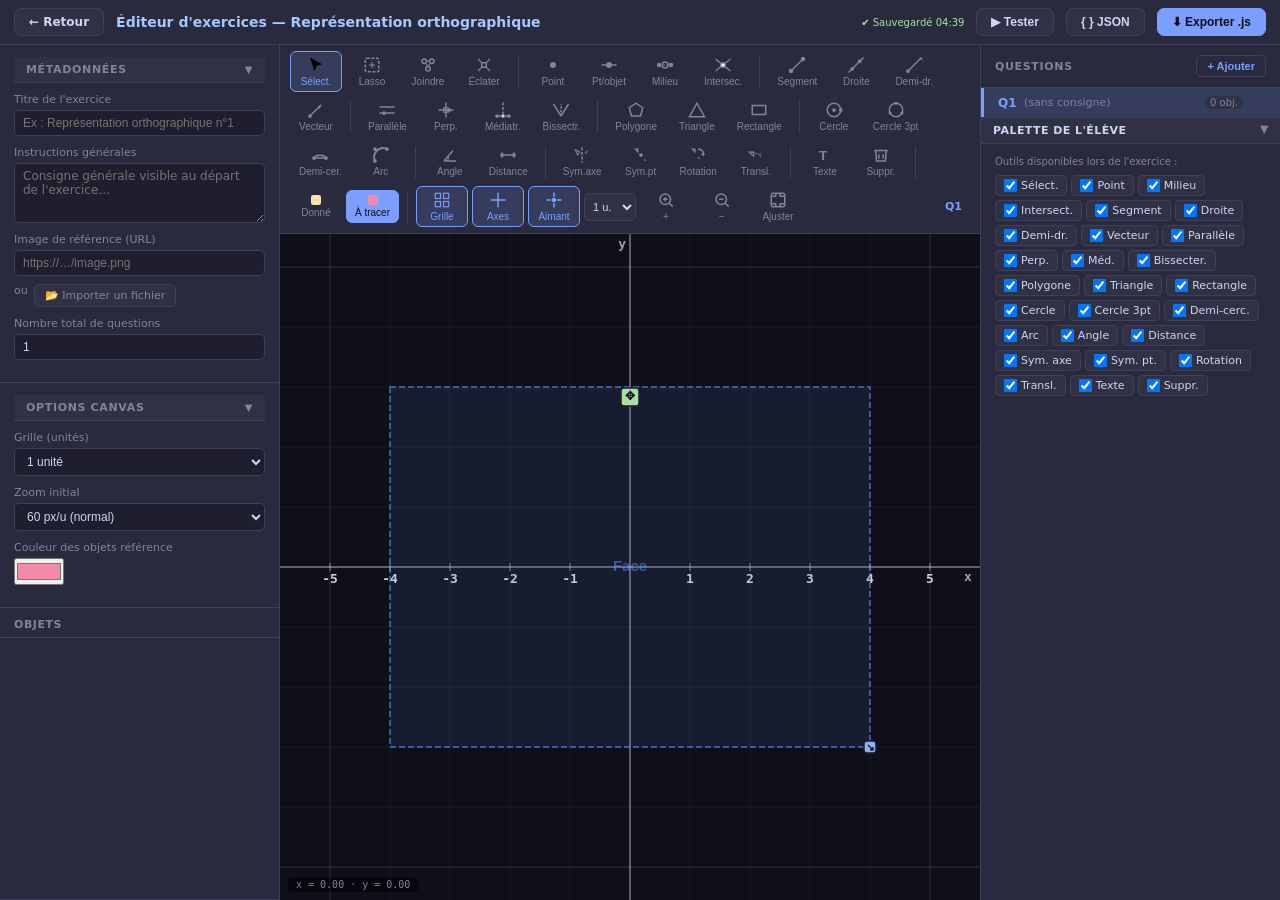
<file: editeur-exercice.html>
<!DOCTYPE html>
<html lang="fr">
<head>
  <meta charset="UTF-8">
  <meta name="viewport" content="width=device-width, initial-scale=1.0">
  <title>Éditeur d'exercices — Géométrie</title>
  <style>
    *, *::before, *::after { box-sizing: border-box; margin: 0; padding: 0; }

    :root {
      --bg: #1e1e2e;
      --surface: #2a2a3e;
      --surface2: #313145;
      --border: #3f3f5a;
      --accent: #7c9eff;
      --accent2: #a5c8ff;
      --text: #cdd6f4;
      --text-muted: #7f849c;
      --danger: #f38ba8;
      --success: #a6e3a1;
      --warn: #f9e2af;
      --highlight: rgba(124,158,255,.15);
    }

    body {
      font-family: 'Segoe UI', system-ui, sans-serif;
      background: var(--bg);
      color: var(--text);
      height: 100vh;
      overflow: hidden;
      display: flex;
      flex-direction: column;
    }

    /* ── Top bar ── */
    #topbar {
      display: flex;
      align-items: center;
      gap: 12px;
      padding: 8px 14px;
      background: var(--surface);
      border-bottom: 1px solid var(--border);
      flex-shrink: 0;
    }

    #topbar h1 {
      font-size: 14px;
      font-weight: 700;
      color: var(--accent2);
      flex: 1;
    }

    .topbar-btn {
      display: flex;
      align-items: center;
      gap: 6px;
      padding: 6px 14px;
      border-radius: 7px;
      border: 1px solid var(--border);
      background: var(--surface2);
      color: var(--text);
      font-size: 12px;
      font-weight: 600;
      cursor: pointer;
      text-decoration: none;
      transition: all .15s;
    }
    .topbar-btn:hover { border-color: var(--accent); color: var(--accent); }
    .topbar-btn.primary { background: var(--accent); color: #0f0f1a; border-color: var(--accent); }
    .topbar-btn.primary:hover { filter: brightness(1.1); color: #0f0f1a; }

    /* ── 3-column layout ── */
    #workspace {
      display: grid;
      grid-template-columns: 280px 1fr 300px;
      flex: 1;
      overflow: hidden;
    }

    /* ── Left panel ── */
    #left-panel {
      background: var(--surface);
      border-right: 1px solid var(--border);
      display: flex;
      flex-direction: column;
      overflow-y: auto;
      scrollbar-width: thin;
    }

    .panel-section {
      padding: 12px 14px;
      border-bottom: 1px solid var(--border);
    }

    .panel-section h3 {
      font-size: 11px;
      font-weight: 700;
      text-transform: uppercase;
      letter-spacing: .06em;
      color: var(--text-muted);
      margin-bottom: 10px;
    }

    .form-row {
      display: flex;
      flex-direction: column;
      gap: 4px;
      margin-bottom: 10px;
    }

    .form-row label {
      font-size: 11px;
      color: var(--text-muted);
    }

    .form-row input[type=text],
    .form-row input[type=number],
    .form-row input[type=url],
    .form-row textarea,
    .form-row select {
      background: var(--bg);
      border: 1px solid var(--border);
      border-radius: 5px;
      color: var(--text);
      font-size: 12px;
      padding: 5px 8px;
      width: 100%;
      transition: border-color .12s;
    }
    .form-row input:focus, .form-row textarea:focus, .form-row select:focus {
      outline: none;
      border-color: var(--accent);
    }
    .form-row textarea { resize: vertical; min-height: 60px; font-family: inherit; }

    .img-preview {
      width: 100%;
      max-height: 120px;
      object-fit: contain;
      background: var(--bg);
      border: 1px solid var(--border);
      border-radius: 5px;
      margin-top: 6px;
      display: none;
    }

    .upload-row {
      display: flex;
      gap: 6px;
      margin-top: 4px;
    }

    .upload-label {
      display: inline-flex;
      align-items: center;
      gap: 4px;
      padding: 4px 10px;
      background: var(--surface2);
      border: 1px solid var(--border);
      border-radius: 5px;
      font-size: 11px;
      color: var(--text-muted);
      cursor: pointer;
      transition: all .12s;
    }
    .upload-label:hover { color: var(--text); border-color: var(--accent); }

    /* ── Canvas center ── */
    #center-panel {
      display: flex;
      flex-direction: column;
      overflow: hidden;
      background: #0f0f1a;
      position: relative;
    }

    #canvas-toolbar {
      display: flex;
      align-items: center;
      gap: 4px;
      padding: 6px 10px;
      background: var(--surface);
      border-bottom: 1px solid var(--border);
      flex-shrink: 0;
      overflow-x: auto;
      flex-wrap: wrap;
      scrollbar-width: thin;
    }
    #rotate-options {
      display: none;
      align-items: center;
      gap: 10px;
      padding: 4px 4px 6px;
      font-size: 12px;
      flex-basis: 100%;
      border-top: 1px solid var(--border);
      margin-top: 2px;
    }
    .ctool-btn.role-active {
      background: var(--highlight);
      border-color: var(--accent);
      color: var(--accent);
    }
    #canvas-container { flex: 1; position: relative; overflow: hidden; }

    .ctool-btn {
      display: flex;
      flex-direction: column;
      align-items: center;
      gap: 2px;
      padding: 4px 8px;
      border-radius: 6px;
      border: 1px solid transparent;
      background: transparent;
      color: var(--text-muted);
      font-size: 10px;
      cursor: pointer;
      transition: all .12s;
      min-width: 52px;
    }
    .ctool-btn svg { width: 18px; height: 18px; flex-shrink: 0; }
    .ctool-btn:hover { background: var(--highlight); border-color: var(--border); color: var(--text); }
    .ctool-btn.active { background: var(--highlight); border-color: var(--accent); color: var(--accent); }

    .ctool-sep { width: 1px; height: 32px; background: var(--border); margin: 0 4px; }

    #canvas-info {
      position: absolute;
      bottom: 8px;
      left: 8px;
      font-size: 10px;
      color: var(--text-muted);
      font-family: monospace;
      background: rgba(0,0,0,.5);
      padding: 2px 8px;
      border-radius: 4px;
      pointer-events: none;
    }

    #canvas-hint {
      position: absolute;
      bottom: 8px;
      left: 50%;
      transform: translateX(-50%);
      font-size: 11px;
      color: var(--accent);
      background: rgba(0,0,0,.6);
      padding: 4px 12px;
      border-radius: 6px;
      pointer-events: none;
      opacity: 0;
      transition: opacity .2s;
    }
    #canvas-hint.visible { opacity: 1; }

    #geo-canvas { display: block; width: 100%; height: 100%; cursor: crosshair; }

    /* ── Right panel ── */
    #right-panel {
      background: var(--surface);
      border-left: 1px solid var(--border);
      display: flex;
      flex-direction: column;
      overflow: hidden;
    }

    #right-panel-scroll {
      flex: 1;
      overflow-y: auto;
      display: flex;
      flex-direction: column;
    }

    .collapsible-header {
      display: flex;
      align-items: center;
      justify-content: space-between;
      padding: 6px 12px;
      cursor: pointer;
      user-select: none;
      border-bottom: 1px solid var(--border);
      background: var(--surface2);
      flex-shrink: 0;
    }
    .collapsible-header:hover { background: var(--highlight); }
    .collapsible-header h3 { margin: 0; font-size: 11px; font-weight: 700; text-transform: uppercase; letter-spacing: .04em; }
    .collapsible-toggle { font-size: 11px; color: var(--text-muted); transition: transform .2s; }
    .collapsible-toggle.open { transform: rotate(180deg); }
    .collapsible-body { overflow: hidden; transition: max-height .2s ease; }
    .collapsible-body.collapsed { max-height: 0 !important; }

    #right-panel > .panel-section:first-child { flex-shrink: 0; }

    #questions-header {
      display: flex;
      align-items: center;
      justify-content: space-between;
      padding: 10px 14px;
      border-bottom: 1px solid var(--border);
      flex-shrink: 0;
    }

    #questions-header h3 {
      font-size: 11px;
      font-weight: 700;
      text-transform: uppercase;
      letter-spacing: .06em;
      color: var(--text-muted);
    }

    #btn-add-question {
      display: flex;
      align-items: center;
      gap: 4px;
      padding: 4px 10px;
      border-radius: 5px;
      border: 1px solid var(--border);
      background: transparent;
      color: var(--accent);
      font-size: 11px;
      font-weight: 600;
      cursor: pointer;
      transition: all .12s;
    }
    #btn-add-question:hover { background: var(--highlight); }

    #questions-list {
      flex: 0 0 auto;
      max-height: 140px;
      overflow-y: auto;
      scrollbar-width: thin;
      border-bottom: 1px solid var(--border);
    }

    .q-item {
      display: flex;
      align-items: center;
      gap: 6px;
      padding: 7px 14px;
      cursor: pointer;
      font-size: 12px;
      transition: background .1s;
      border-left: 3px solid transparent;
    }
    .q-item:hover { background: var(--highlight); }
    .q-item.active { background: var(--highlight); border-left-color: var(--accent); }
    .q-item-num { font-weight: 700; color: var(--accent); min-width: 20px; }
    .q-item-title { flex: 1; overflow: hidden; text-overflow: ellipsis; white-space: nowrap; color: var(--text-muted); font-size: 11px; }
    .q-item-obj-count {
      font-size: 10px;
      color: var(--text-muted);
      background: var(--surface2);
      padding: 1px 5px;
      border-radius: 8px;
    }
    .q-delete {
      background: none;
      border: none;
      color: var(--text-muted);
      cursor: pointer;
      font-size: 13px;
      padding: 0 3px;
      opacity: 0;
      transition: opacity .12s;
    }
    .q-item:hover .q-delete { opacity: 1; }
    .q-delete:hover { color: var(--danger); }

    /* Question editor */
    #question-editor {
      flex: 1;
      overflow-y: auto;
      scrollbar-width: thin;
      padding: 12px 14px;
    }

    #question-editor h4 {
      font-size: 11px;
      font-weight: 700;
      text-transform: uppercase;
      letter-spacing: .06em;
      color: var(--text-muted);
      margin-bottom: 10px;
    }

    #question-editor .no-q {
      color: var(--text-muted);
      font-size: 12px;
      font-style: italic;
      text-align: center;
      margin-top: 24px;
    }

    /* Zone checkboxes */
    .zone-checks {
      display: grid;
      grid-template-columns: repeat(3, 1fr);
      gap: 4px;
      margin: 6px 0 10px;
    }

    .zone-check {
      display: flex;
      flex-direction: column;
      align-items: center;
      gap: 3px;
      padding: 5px 4px;
      border: 1px solid var(--border);
      border-radius: 5px;
      cursor: pointer;
      transition: all .12s;
      font-size: 9px;
      font-weight: 600;
      text-transform: uppercase;
      color: var(--text-muted);
    }
    .zone-check input { cursor: pointer; accent-color: var(--accent); }
    .zone-check:has(input:checked) {
      border-color: var(--accent);
      background: rgba(124,158,255,.1);
      color: var(--accent);
    }

    /* Ref objects list */
    #ref-objects-list {
      border: 1px solid var(--border);
      border-radius: 6px;
      overflow: hidden;
      margin-bottom: 8px;
    }

    .ref-obj-item {
      display: flex;
      align-items: center;
      gap: 6px;
      padding: 6px 8px;
      font-size: 11px;
      border-bottom: 1px solid var(--border);
      transition: background .1s;
      cursor: pointer;
    }
    .ref-obj-item:last-child { border-bottom: none; }
    .ref-obj-item:hover { background: var(--highlight); }
    .ref-obj-item.selected { background: rgba(137,180,250,.18); border-left: 2px solid #89b4fa; }
    .ref-obj-type-header {
      font-size: 9px;
      font-weight: 700;
      letter-spacing: .08em;
      text-transform: uppercase;
      color: var(--text-muted);
      padding: 4px 8px 2px;
      background: rgba(0,0,0,.2);
      border-bottom: 1px solid var(--border);
    }

    .ref-obj-icon { font-size: 14px; flex-shrink: 0; }
    .ref-obj-coords { flex: 1; font-family: monospace; color: var(--text-muted); font-size: 10px; }
    .ref-obj-del {
      background: none;
      border: none;
      color: var(--text-muted);
      cursor: pointer;
      font-size: 12px;
      opacity: 0;
      transition: opacity .12s;
    }
    .ref-obj-item:hover .ref-obj-del { opacity: 1; }
    .ref-obj-del:hover { color: var(--danger); }

    .empty-objects {
      padding: 10px;
      text-align: center;
      font-size: 11px;
      color: var(--text-muted);
      font-style: italic;
    }

    /* Tolerance row */
    .tolerance-row {
      display: flex;
      align-items: center;
      gap: 8px;
      font-size: 12px;
      margin-top: 6px;
    }
    .tolerance-row label { color: var(--text-muted); font-size: 11px; }
    .tolerance-row input { width: 70px; }

    /* small tag button */
    .tag-btn {
      display: inline-flex;
      align-items: center;
      gap: 3px;
      padding: 3px 8px;
      border-radius: 10px;
      border: 1px solid var(--border);
      background: var(--surface2);
      color: var(--text-muted);
      font-size: 10px;
      cursor: pointer;
      transition: all .12s;
      font-weight: 600;
    }
    .tag-btn:hover { border-color: var(--accent); color: var(--accent); }

    /* ── Panneau propriétés objet ── */
    #obj-props-panel {
      border-bottom: 1px solid var(--border);
      flex-shrink: 0;
      background: var(--surface2);
    }
    #obj-props-header {
      display: flex;
      align-items: center;
      justify-content: space-between;
      padding: 7px 12px;
      border-bottom: 1px solid var(--border);
    }
    #obj-props-title {
      font-size: 11px;
      font-weight: 700;
      color: var(--accent2);
      text-transform: uppercase;
      letter-spacing: .04em;
    }
    #obj-props-close {
      background: none;
      border: none;
      color: var(--text-muted);
      cursor: pointer;
      font-size: 13px;
    }
    #obj-props-close:hover { color: var(--danger); }
    #obj-props-body {
      padding: 8px 12px;
    }
    #obj-props-body .form-row {
      margin-bottom: 7px;
    }

    /* ── Boutons rôle / style ── */
    .role-btn, .ls-btn {
      padding: 2px 6px;
      border-radius: 4px;
      border: 1px solid var(--border);
      background: var(--surface2);
      color: var(--text-muted);
      font-size: 10px;
      font-weight: 600;
      cursor: pointer;
      transition: all .1s;
    }
    .role-btn:hover, .ls-btn:hover { border-color: var(--accent); color: var(--accent); }
    .role-active { background: var(--accent) !important; color: #0f0f1a !important; border-color: var(--accent) !important; }

    /* Scrollbars */
    ::-webkit-scrollbar { width: 5px; }
    ::-webkit-scrollbar-track { background: transparent; }
    ::-webkit-scrollbar-thumb { background: var(--border); border-radius: 3px; }

    /* Left panel collapsible sections */
    .left-panel-toggle {
      cursor: pointer;
      user-select: none;
      display: flex;
      justify-content: space-between;
      align-items: center;
      margin: 0;
    }
    .left-panel-toggle:hover { color: var(--accent); }
    .left-chevron { font-size: 10px; transition: transform .2s; }
    .left-chevron.collapsed { transform: rotate(-90deg); }
    .left-collapsible-body { overflow: hidden; transition: max-height .2s ease; }
    .left-collapsible-body.collapsed { max-height: 0 !important; }

    /* Algebra list (objects panel) */
    .algebra-item {
      display: flex; align-items: center; gap: 6px;
      padding: 4px 10px; font-size: 11px; cursor: pointer;
      border-bottom: 1px solid var(--border); transition: background .1s;
    }
    .algebra-item:hover { background: var(--highlight); }
    .algebra-item.selected { background: rgba(137,180,250,.18); border-left: 2px solid var(--accent); }
    .algebra-item.hidden-obj { opacity: 0.4; }
    .algebra-color { width: 9px; height: 9px; border-radius: 50%; flex-shrink: 0; }
    .algebra-label { font-weight: 600; min-width: 20px; }
    .algebra-def { flex: 1; color: var(--text-muted); font-size: 10px; white-space: nowrap; overflow: hidden; text-overflow: ellipsis; }
    .algebra-eye { background: none; border: none; cursor: pointer; padding: 0 2px; font-size: 12px; opacity: 0; transition: opacity .15s; }
    .algebra-item:hover .algebra-eye { opacity: 1; }
  </style>
</head>
<body>

<!-- Top bar -->
<div id="topbar">
  <a href="index.html" class="topbar-btn" title="Retour à l'application">← Retour</a>
  <h1>Éditeur d'exercices — Représentation orthographique</h1>
  <span id="autosave-status" style="font-size:10px;color:var(--text-muted)">—</span>
  <button class="topbar-btn" id="btn-test" title="Tester dans l'application (nouvel onglet)">▶ Tester</button>
  <button class="topbar-btn" id="btn-preview-json" title="Aperçu JSON">{ } JSON</button>
  <button class="topbar-btn primary" id="btn-editor-export">⬇ Exporter .js</button>
</div>

<!-- Workspace -->
<div id="workspace">

  <!-- ── LEFT: Exercise metadata ── -->
  <div id="left-panel">
    <div class="panel-section collapsible-section">
      <h3 class="collapsible-header left-panel-toggle" data-target="left-meta-body">
        Métadonnées <span class="left-chevron">▼</span>
      </h3>
      <div id="left-meta-body" class="left-collapsible-body">
        <div class="form-row">
          <label>Titre de l'exercice</label>
          <input type="text" id="ex-title" placeholder="Ex : Représentation orthographique n°1" value="">
        </div>

        <div class="form-row">
          <label>Instructions générales</label>
          <textarea id="ex-global-instructions" placeholder="Consigne générale visible au départ de l'exercice…" rows="3"></textarea>
        </div>

        <div class="form-row">
          <label>Image de référence (URL)</label>
          <input type="url" id="ex-image-url" placeholder="https://…/image.png">
          <div class="upload-row">
            <span style="font-size:11px;color:var(--text-muted)">ou</span>
            <label class="upload-label">
              📂 Importer un fichier
              <input type="file" id="ex-image-file" accept="image/*" style="display:none">
            </label>
          </div>
          <img id="ex-image-preview" class="img-preview" alt="Aperçu">
        </div>

        <div class="form-row">
          <label>Nombre total de questions</label>
          <input type="number" id="ex-total-questions" value="1" min="1" max="20">
        </div>
      </div>
    </div>

    <div class="panel-section collapsible-section">
      <h3 class="collapsible-header left-panel-toggle" data-target="left-canvas-body">
        Options canvas <span class="left-chevron">▼</span>
      </h3>
      <div id="left-canvas-body" class="left-collapsible-body">
        <div class="form-row">
          <label>Grille (unités)</label>
          <select id="opt-grid">
            <option value="1" selected>1 unité</option>
            <option value="0.5">0.5 unité</option>
            <option value="2">2 unités</option>
          </select>
        </div>
        <div class="form-row">
          <label>Zoom initial</label>
          <select id="opt-zoom">
            <option value="40">40 px/u (éloigné)</option>
            <option value="60" selected>60 px/u (normal)</option>
            <option value="80">80 px/u (proche)</option>
            <option value="100">100 px/u (très proche)</option>
          </select>
        </div>
        <div class="form-row">
          <label>Couleur des objets référence</label>
          <input type="color" id="opt-ref-color" value="#f38ba8">
        </div>
      </div>
    </div>

    <div class="panel-section" style="flex:1;overflow:hidden;display:flex;flex-direction:column;padding:0">
      <h3 style="padding:10px 14px 6px;margin:0;font-size:11px;font-weight:700;letter-spacing:.05em;text-transform:uppercase;color:var(--text-muted);border-bottom:1px solid var(--border);flex-shrink:0">Objets</h3>
      <div id="algebra-list" style="flex:1;overflow-y:auto;scrollbar-width:thin"></div>
    </div>
  </div>

  <!-- ── CENTER: Canvas ── -->
  <div id="center-panel">
    <div id="canvas-toolbar">
      <button class="tool-btn ctool-btn active" data-tool="select" title="Sélectionner / Déplacer (S)">
        <svg viewBox="0 0 24 24"><path d="M4 2l16 9-7 2-3 7z"/></svg>
        Sélect.
      </button>
      <button class="tool-btn ctool-btn" data-tool="lasso" title="Sélection par lasso">
        <svg viewBox="0 0 24 24"><rect x="3" y="3" width="18" height="18" rx="2" fill="none" stroke="currentColor" stroke-width="2" stroke-dasharray="4 2"/><path d="M8 12h8M12 8v8" stroke="currentColor" stroke-width="1.5"/></svg>
        Lasso
      </button>
      <button class="tool-btn ctool-btn" id="btn-join-group" title="Joindre la sélection en groupe (Ctrl+Shift+G)">
        <svg viewBox="0 0 24 24"><circle cx="7" cy="7" r="3" fill="none" stroke="currentColor" stroke-width="2"/><circle cx="17" cy="7" r="3" fill="none" stroke="currentColor" stroke-width="2"/><circle cx="12" cy="17" r="3" fill="none" stroke="currentColor" stroke-width="2"/><line x1="10" y1="7" x2="14" y2="7" stroke="currentColor" stroke-width="1.5"/><line x1="9" y1="10" x2="12" y2="14" stroke="currentColor" stroke-width="1.5"/><line x1="15" y1="10" x2="12" y2="14" stroke="currentColor" stroke-width="1.5"/></svg>
        Joindre
      </button>
      <button class="tool-btn ctool-btn" id="btn-explode-group" title="Éclater le groupe sélectionné">
        <svg viewBox="0 0 24 24"><rect x="9" y="9" width="6" height="6" fill="none" stroke="currentColor" stroke-width="2"/><line x1="9" y1="9" x2="4" y2="4" stroke="currentColor" stroke-width="1.5"/><line x1="15" y1="9" x2="20" y2="4" stroke="currentColor" stroke-width="1.5"/><line x1="9" y1="15" x2="4" y2="20" stroke="currentColor" stroke-width="1.5"/><line x1="15" y1="15" x2="20" y2="20" stroke="currentColor" stroke-width="1.5"/></svg>
        Éclater
      </button>
      <div class="ctool-sep"></div>
      <button class="tool-btn ctool-btn" data-tool="point" title="Point (P)">
        <svg viewBox="0 0 24 24"><circle cx="12" cy="12" r="4" fill="currentColor"/></svg>
        Point
      </button>
      <button class="tool-btn ctool-btn" data-tool="point-on-object" title="Point sur objet">
        <svg viewBox="0 0 24 24"><line x1="2" y1="12" x2="22" y2="12" stroke="currentColor" stroke-width="2"/><circle cx="12" cy="12" r="4" fill="currentColor"/></svg>
        Pt/objet
      </button>
      <button class="tool-btn ctool-btn" data-tool="midpoint" title="Milieu (M)">
        <svg viewBox="0 0 24 24"><circle cx="4" cy="12" r="3" fill="currentColor"/><circle cx="20" cy="12" r="3" fill="currentColor"/><circle cx="12" cy="12" r="4" fill="none" stroke="currentColor" stroke-width="2"/><line x1="4" y1="12" x2="20" y2="12" stroke="currentColor" stroke-width="1.5" stroke-dasharray="3,2"/></svg>
        Milieu
      </button>
      <button class="tool-btn ctool-btn" data-tool="intersect" title="Intersection">
        <svg viewBox="0 0 24 24"><line x1="2" y1="4" x2="22" y2="20" stroke="currentColor" stroke-width="2"/><line x1="2" y1="20" x2="22" y2="4" stroke="currentColor" stroke-width="2"/><circle cx="12" cy="12" r="3" fill="white" stroke="currentColor" stroke-width="2"/></svg>
        Intersec.
      </button>
      <div class="ctool-sep"></div>
      <button class="tool-btn ctool-btn" data-tool="segment" title="Segment (G)">
        <svg viewBox="0 0 24 24"><circle cx="4" cy="20" r="3" fill="currentColor"/><circle cx="20" cy="4" r="3" fill="currentColor"/><line x1="4" y1="20" x2="20" y2="4" stroke="currentColor" stroke-width="2"/></svg>
        Segment
      </button>
      <button class="tool-btn ctool-btn" data-tool="line" title="Droite (D)">
        <svg viewBox="0 0 24 24"><circle cx="7" cy="17" r="2.5" fill="currentColor"/><circle cx="17" cy="7" r="2.5" fill="currentColor"/><line x1="2" y1="22" x2="22" y2="2" stroke="currentColor" stroke-width="2"/></svg>
        Droite
      </button>
      <button class="tool-btn ctool-btn" data-tool="ray" title="Demi-droite">
        <svg viewBox="0 0 24 24"><circle cx="4" cy="20" r="2.5" fill="currentColor"/><line x1="4" y1="20" x2="22" y2="2" stroke="currentColor" stroke-width="2"/><polygon points="20,4 22,2 24,6" fill="currentColor"/></svg>
        Demi-dr.
      </button>
      <button class="tool-btn ctool-btn" data-tool="vector" title="Vecteur">
        <svg viewBox="0 0 24 24"><circle cx="4" cy="20" r="2.5" fill="currentColor"/><line x1="4" y1="20" x2="19" y2="5" stroke="currentColor" stroke-width="2"/><polygon points="19,5 15,7 17,11" fill="currentColor"/></svg>
        Vecteur
      </button>
      <div class="ctool-sep"></div>
      <button class="tool-btn ctool-btn" data-tool="parallel" title="Droite parallèle">
        <svg viewBox="0 0 24 24"><line x1="2" y1="8" x2="22" y2="8" stroke="currentColor" stroke-width="2"/><line x1="2" y1="16" x2="22" y2="16" stroke="currentColor" stroke-width="2"/><circle cx="8" cy="16" r="2.5" fill="currentColor"/></svg>
        Parallèle
      </button>
      <button class="tool-btn ctool-btn" data-tool="perpendicular" title="Droite perpendiculaire">
        <svg viewBox="0 0 24 24"><line x1="2" y1="12" x2="22" y2="12" stroke="currentColor" stroke-width="2"/><line x1="12" y1="2" x2="12" y2="22" stroke="currentColor" stroke-width="2"/><circle cx="16" cy="12" r="2.5" fill="currentColor"/><rect x="9" y="9" width="6" height="6" fill="none" stroke="currentColor" stroke-width="1.5"/></svg>
        Perp.
      </button>
      <button class="tool-btn ctool-btn" data-tool="perp-bisector" title="Médiatrice">
        <svg viewBox="0 0 24 24"><circle cx="4" cy="20" r="2.5" fill="currentColor"/><circle cx="20" cy="20" r="2.5" fill="currentColor"/><line x1="4" y1="20" x2="20" y2="20" stroke="currentColor" stroke-width="2"/><line x1="12" y1="2" x2="12" y2="22" stroke="currentColor" stroke-width="2" stroke-dasharray="4,2"/><circle cx="12" cy="20" r="2" fill="white" stroke="currentColor" stroke-width="1.5"/></svg>
        Médiatr.
      </button>
      <button class="tool-btn ctool-btn" data-tool="angle-bisector" title="Bissectrice">
        <svg viewBox="0 0 24 24"><line x1="12" y1="20" x2="2" y2="4" stroke="currentColor" stroke-width="2"/><line x1="12" y1="20" x2="22" y2="4" stroke="currentColor" stroke-width="2"/><line x1="12" y1="20" x2="12" y2="4" stroke="currentColor" stroke-width="2" stroke-dasharray="3,2"/></svg>
        Bissectr.
      </button>
      <div class="ctool-sep"></div>
      <button class="tool-btn ctool-btn" data-tool="polygon" title="Polygone">
        <svg viewBox="0 0 24 24"><polygon points="12,3 21,9 18,20 6,20 3,9" fill="none" stroke="currentColor" stroke-width="2"/></svg>
        Polygone
      </button>
      <button class="tool-btn ctool-btn" data-tool="triangle" title="Triangle">
        <svg viewBox="0 0 24 24"><polygon points="12,3 22,21 2,21" fill="none" stroke="currentColor" stroke-width="2"/></svg>
        Triangle
      </button>
      <button class="tool-btn ctool-btn" data-tool="rectangle" title="Rectangle">
        <svg viewBox="0 0 24 24"><rect x="3" y="6" width="18" height="12" fill="none" stroke="currentColor" stroke-width="2"/></svg>
        Rectangle
      </button>
      <div class="ctool-sep"></div>
      <button class="tool-btn ctool-btn" data-tool="circle-center-point" title="Cercle (centre + point) (C)">
        <svg viewBox="0 0 24 24"><circle cx="12" cy="12" r="9" fill="none" stroke="currentColor" stroke-width="2"/><circle cx="12" cy="12" r="2.5" fill="currentColor"/><circle cx="21" cy="12" r="2.5" fill="currentColor"/></svg>
        Cercle
      </button>
      <button class="tool-btn ctool-btn" data-tool="circle-3points" title="Cercle par 3 points">
        <svg viewBox="0 0 24 24"><circle cx="12" cy="12" r="9" fill="none" stroke="currentColor" stroke-width="2"/><circle cx="12" cy="3" r="2" fill="currentColor"/><circle cx="20" cy="16" r="2" fill="currentColor"/><circle cx="4" cy="16" r="2" fill="currentColor"/></svg>
        Cercle 3pt
      </button>
      <button class="tool-btn ctool-btn" data-tool="semicircle" title="Demi-cercle">
        <svg viewBox="0 0 24 24"><path d="M4,16 A10,10 0 0,1 20,16" fill="none" stroke="currentColor" stroke-width="2"/><line x1="4" y1="16" x2="20" y2="16" stroke="currentColor" stroke-width="2"/><circle cx="4" cy="16" r="2.5" fill="currentColor"/><circle cx="20" cy="16" r="2.5" fill="currentColor"/></svg>
        Demi-cer.
      </button>
      <button class="tool-btn ctool-btn" data-tool="arc" title="Arc de cercle">
        <svg viewBox="0 0 24 24"><path d="M4,20 A12,12 0 0,1 20,4" fill="none" stroke="currentColor" stroke-width="2.5"/><circle cx="4" cy="20" r="2.5" fill="currentColor"/><circle cx="20" cy="4" r="2.5" fill="currentColor"/><circle cx="4" cy="4" r="2.5" fill="currentColor"/></svg>
        Arc
      </button>
      <div class="ctool-sep"></div>
      <button class="tool-btn ctool-btn" data-tool="angle" title="Angle">
        <svg viewBox="0 0 24 24"><line x1="4" y1="20" x2="20" y2="20" stroke="currentColor" stroke-width="2"/><line x1="4" y1="20" x2="16" y2="6" stroke="currentColor" stroke-width="2"/><path d="M8,20 A8,8 0 0,0 10,14" fill="none" stroke="currentColor" stroke-width="1.5"/></svg>
        Angle
      </button>
      <button class="tool-btn ctool-btn" data-tool="distance" title="Distance / Longueur">
        <svg viewBox="0 0 24 24"><circle cx="4" cy="12" r="2.5" fill="currentColor"/><circle cx="20" cy="12" r="2.5" fill="currentColor"/><line x1="4" y1="12" x2="20" y2="12" stroke="currentColor" stroke-width="2"/><line x1="4" y1="8" x2="4" y2="16" stroke="currentColor" stroke-width="1.5"/><line x1="20" y1="8" x2="20" y2="16" stroke="currentColor" stroke-width="1.5"/></svg>
        Distance
      </button>
      <div class="ctool-sep"></div>
      <button class="tool-btn ctool-btn" data-tool="reflect-line" title="Symétrie axiale">
        <svg viewBox="0 0 24 24"><line x1="12" y1="2" x2="12" y2="22" stroke="currentColor" stroke-width="2" stroke-dasharray="4,2"/><polygon points="3,5 9,8 6,12 3,5" fill="none" stroke="currentColor" stroke-width="1.5"/><polygon points="21,5 15,8 18,12 21,5" fill="currentColor" opacity="0.5"/></svg>
        Sym.axe
      </button>
      <button class="tool-btn ctool-btn" data-tool="reflect-point" title="Symétrie centrale">
        <svg viewBox="0 0 24 24"><circle cx="12" cy="12" r="2.5" fill="currentColor"/><polygon points="4,4 8,4 8,8 4,4" fill="none" stroke="currentColor" stroke-width="1.5"/><polygon points="16,16 20,20 16,20 16,16" fill="currentColor" opacity="0.5"/></svg>
        Sym.pt
      </button>
      <button class="tool-btn ctool-btn" data-tool="rotate" title="Rotation">
        <svg viewBox="0 0 24 24"><path d="M12,4 A8,8 0 0,1 20,12" fill="none" stroke="currentColor" stroke-width="2"/><polygon points="20,8 20,14 16,11" fill="currentColor"/><polygon points="4,4 8,4 8,8 4,4" fill="none" stroke="currentColor" stroke-width="1.5"/><polygon points="10,16 14,14 15,18 10,16" fill="currentColor" opacity="0.5"/></svg>
        Rotation
      </button>
      <button class="tool-btn ctool-btn" data-tool="translate" title="Translation">
        <svg viewBox="0 0 24 24"><polygon points="3,8 9,8 9,14 3,8" fill="none" stroke="currentColor" stroke-width="1.5"/><polygon points="13,10 19,10 19,16 13,10" fill="currentColor" opacity="0.5"/><line x1="6" y1="8" x2="13" y2="10" stroke="currentColor" stroke-width="1.5" stroke-dasharray="3,2"/></svg>
        Transl.
      </button>
      <div class="ctool-sep"></div>
      <button class="tool-btn ctool-btn" data-tool="text" title="Texte">
        <svg viewBox="0 0 24 24"><text x="4" y="19" font-size="18" font-weight="bold" fill="currentColor">T</text></svg>
        Texte
      </button>
      <button class="tool-btn ctool-btn" data-tool="delete" title="Supprimer (Del)">
        <svg viewBox="0 0 24 24"><polyline points="3,6 5,6 21,6" stroke="currentColor" stroke-width="2" fill="none"/><path d="M19,6l-1,14H6L5,6" fill="none" stroke="currentColor" stroke-width="2"/><line x1="9" y1="11" x2="9" y2="17" stroke="currentColor" stroke-width="2"/><line x1="15" y1="11" x2="15" y2="17" stroke="currentColor" stroke-width="2"/></svg>
        Suppr.
      </button>

      <div class="ctool-sep"></div>

      <!-- Role toggle (editor only) -->
      <button class="ctool-btn" id="ed-role-given" title="Nouveaux objets = Donnés">
        <span style="display:inline-block;width:10px;height:10px;background:#f9e2af;border-radius:2px"></span>
        Donné
      </button>
      <button class="ctool-btn role-active" id="ed-role-expected" title="Nouveaux objets = À tracer">
        <span style="display:inline-block;width:10px;height:10px;background:#f38ba8;border-radius:2px"></span>
        À tracer
      </button>

      <div class="ctool-sep"></div>

      <!-- Grid / axes / snap / zoom (wired to geometry.js) -->
      <button class="ctool-btn active" id="ed-btn-grid" title="Grille">
        <svg viewBox="0 0 24 24" fill="none" stroke="currentColor" stroke-width="1.5"><rect x="3" y="3" width="7" height="7"/><rect x="14" y="3" width="7" height="7"/><rect x="3" y="14" width="7" height="7"/><rect x="14" y="14" width="7" height="7"/></svg>
        Grille
      </button>
      <button class="ctool-btn active" id="ed-btn-axes" title="Axes">
        <svg viewBox="0 0 24 24" fill="none" stroke="currentColor" stroke-width="2"><line x1="12" y1="2" x2="12" y2="22"/><line x1="2" y1="12" x2="22" y2="12"/></svg>
        Axes
      </button>
      <button class="ctool-btn active" id="ed-btn-snap" title="Aimantation grille (Snap)">
        <svg viewBox="0 0 24 24" fill="none" stroke="currentColor" stroke-width="2"><path d="M12 2v6M12 16v6M2 12h6M16 12h6"/><circle cx="12" cy="12" r="3" fill="currentColor" stroke="none"/></svg>
        Aimant
      </button>
      <select id="ed-snap-unit" title="Unité d'aimantation" style="font-size:11px;background:var(--surface2);color:var(--text);border:1px solid var(--border);border-radius:5px;padding:2px 4px;cursor:pointer;height:28px">
        <option value="0.25">¼ u.</option>
        <option value="0.5">½ u.</option>
        <option value="1" selected>1 u.</option>
        <option value="2">2 u.</option>
        <option value="5">5 u.</option>
      </select>
      <button class="ctool-btn" id="ed-btn-zoom-in" title="Zoom avant">
        <svg viewBox="0 0 24 24" fill="none" stroke="currentColor" stroke-width="2"><circle cx="11" cy="11" r="7"/><line x1="21" y1="21" x2="16" y2="16"/><line x1="11" y1="8" x2="11" y2="14"/><line x1="8" y1="11" x2="14" y2="11"/></svg>
        +
      </button>
      <button class="ctool-btn" id="ed-btn-zoom-out" title="Zoom arrière">
        <svg viewBox="0 0 24 24" fill="none" stroke="currentColor" stroke-width="2"><circle cx="11" cy="11" r="7"/><line x1="21" y1="21" x2="16" y2="16"/><line x1="8" y1="11" x2="14" y2="11"/></svg>
        −
      </button>
      <button class="ctool-btn" id="ed-btn-zoom-fit" title="Ajuster la vue">
        <svg viewBox="0 0 24 24" fill="none" stroke="currentColor" stroke-width="2"><rect x="3" y="3" width="18" height="18" rx="2"/><path d="M9 3v4H3M15 3v4h6M9 21v-4H3M15 21v-4h6"/></svg>
        Ajuster
      </button>

      <div style="flex:1"></div>

      <span id="canvas-q-label" style="font-size:11px;color:var(--accent);font-weight:700;padding:0 8px">
        Q1
      </span>

      <!-- Barre contextuelle Rotation — s'affiche en 2e ligne de la toolbar -->
      <div id="rotate-options">
        <span style="color:var(--accent);font-weight:600;font-size:11px">⟳ Rotation :</span>
        <div style="display:flex;border:1px solid var(--border);border-radius:4px;overflow:hidden">
          <button id="rotate-mode-angle" class="rotate-mode-btn active"
            style="padding:3px 10px;background:var(--accent,#89b4fa);color:#1e1e2e;border:none;cursor:pointer;font-size:11px;font-weight:600">Par angle</button>
          <button id="rotate-mode-3pts" class="rotate-mode-btn"
            style="padding:3px 10px;background:transparent;color:var(--text,#cdd6f4);border:none;cursor:pointer;font-size:11px">3 points</button>
        </div>
        <div id="rotate-angle-controls" style="display:flex;align-items:center;gap:6px">
          <label style="display:flex;align-items:center;gap:4px">
            Angle :
            <input type="number" id="rotate-angle" value="45" step="1" min="-360" max="360"
              style="width:54px;padding:2px 5px;background:var(--surface2);border:1px solid var(--border);color:var(--text);border-radius:4px;font-size:12px">
            °
          </label>
          <label style="display:flex;align-items:center;gap:4px;cursor:pointer">
            <input type="checkbox" id="rotate-ccw"> ↺ sens inverse
          </label>
        </div>
      </div>
    </div>

    <div id="canvas-container">
      <canvas id="geo-canvas"></canvas>
      <div id="canvas-info">x = 0.00 · y = 0.00</div>
      <div id="canvas-hint"></div>
    </div>
    <!-- Helper elements required by geometry.js (hidden) -->
    <span id="coords-display" style="display:none"></span>
    <span id="zoom-level" style="display:none"></span>
    <span id="status-message" style="display:none"></span>
    <button id="btn-undo" style="display:none"></button>
    <button id="btn-redo" style="display:none"></button>
    <button id="btn-grid" style="display:none"></button>
    <button id="btn-axes" style="display:none"></button>
    <button id="btn-zoom-in" style="display:none"></button>
    <button id="btn-zoom-out" style="display:none"></button>
    <button id="btn-zoom-fit" style="display:none"></button>
    <button id="btn-clear" style="display:none"></button>
    <button id="btn-export" style="display:none"></button>
    <button id="toggle-algebra" style="display:none"></button>
    <button id="prop-close" style="display:none"></button>
    <div id="algebra-panel" style="display:none"></div>
    <div id="properties-panel" class="hidden" style="display:none">
      <button id="pname-ok" style="display:none"></button>
      <input id="pcolor" style="display:none">
      <input id="plw" style="display:none">
      <input id="popacity" style="display:none">
      <input id="psize" style="display:none">
    </div>
    <div id="input-dialog" class="hidden" style="display:none">
      <span id="input-dialog-title"></span>
      <input id="input-dialog-field">
      <button id="input-dialog-ok"></button>
      <button id="input-dialog-cancel"></button>
    </div>
    <!-- Snap toggle for geometry.js snap logic (editor uses ed-btn-snap, but geometry.js reads btn-snap) -->
    <button id="btn-snap" style="display:none" class="active"></button>
  </div>

  <!-- ── RIGHT: Questions ── -->
  <div id="right-panel">
    <div id="questions-header">
      <h3>Questions</h3>
      <button id="btn-add-question">+ Ajouter</button>
    </div>

    <div id="right-panel-scroll">

    <div id="questions-list"></div>

    <!-- Palette de l'élève -->
    <div id="student-tools-section">
      <div class="collapsible-header" id="toggle-palette">
        <h3>Palette de l'élève</h3>
        <span class="collapsible-toggle open">▲</span>
      </div>
      <div class="collapsible-body" id="palette-body" style="max-height:400px">
        <div class="panel-section" style="border:none">
          <div style="font-size:10px;color:var(--text-muted);margin-bottom:8px">Outils disponibles lors de l'exercice :</div>
          <div id="student-tools-grid" style="display:flex;flex-wrap:wrap;gap:4px"></div>
        </div>
      </div>
    </div>

    <!-- Panneau propriétés objet sélectionné -->
    <div id="obj-props-panel" style="display:none">
      <div class="collapsible-header" id="toggle-props" style="background:var(--surface)">
        <span id="obj-props-title" style="font-size:11px;font-weight:700;text-transform:uppercase;letter-spacing:.04em;color:var(--accent2)">Propriétés</span>
        <div style="display:flex;gap:6px;align-items:center">
          <span class="collapsible-toggle open" id="props-chevron">▲</span>
          <button id="obj-props-close" title="Fermer" style="background:none;border:none;color:var(--text-muted);cursor:pointer;font-size:13px">✕</button>
        </div>
      </div>
      <div class="collapsible-body" id="props-body" style="max-height:400px">
      <div id="obj-props-body-wrap">
      <div id="obj-props-body">
        <div id="op-coords" style="display:none;border-bottom:1px solid var(--border);padding-bottom:6px;margin-bottom:4px"></div>
        <div class="form-row">
          <label>Nom</label>
          <input type="text" id="op-label" style="width:90px">
        </div>
        <div class="form-row" style="flex-direction:row;align-items:center;justify-content:space-between">
          <label>Rôle</label>
          <div style="display:flex;gap:4px">
            <button class="role-btn" id="op-role-given">Donné</button>
            <button class="role-btn" id="op-role-expected">À tracer</button>
          </div>
        </div>
        <div class="form-row" style="flex-direction:row;align-items:center;gap:8px">
          <input type="checkbox" id="op-visible" style="width:14px;height:14px;cursor:pointer">
          <label for="op-visible" style="cursor:pointer;margin:0">Afficher l'objet</label>
        </div>
        <div class="form-row" style="flex-direction:row;align-items:center;gap:8px">
          <input type="checkbox" id="op-show-label" style="width:14px;height:14px;cursor:pointer">
          <label for="op-show-label" style="cursor:pointer;margin:0">Afficher le label</label>
        </div>
        <div class="form-row" style="flex-direction:row;align-items:center;justify-content:space-between" id="op-label-mode-row">
          <label>Mode label</label>
          <select id="op-label-mode" style="width:100px;font-size:11px">
            <option value="name">Nom</option>
            <option value="value">Valeur</option>
            <option value="name+value">Nom + Valeur</option>
          </select>
        </div>
        <div class="form-row" style="flex-direction:row;align-items:center;gap:8px">
          <input type="checkbox" id="op-fixed" style="width:14px;height:14px;cursor:pointer">
          <label for="op-fixed" style="cursor:pointer;margin:0">Objet fixe (non déplaçable)</label>
        </div>
        <div class="form-row" style="flex-direction:row;align-items:center;justify-content:space-between">
          <label>Couleur</label>
          <input type="color" id="op-color" style="width:44px;height:26px;padding:1px;border:1px solid var(--border);border-radius:4px;background:transparent;cursor:pointer">
        </div>
        <div class="form-row">
          <label>Épaisseur</label>
          <div style="display:flex;align-items:center;gap:6px">
            <input type="range" id="op-lw" min="1" max="8" step="1" style="width:80px">
            <span id="op-lw-val" style="font-size:10px;color:var(--text-muted);min-width:12px">2</span>
          </div>
        </div>
        <div class="form-row">
          <label>Opacité</label>
          <div style="display:flex;align-items:center;gap:6px">
            <input type="range" id="op-opacity" min="10" max="100" step="5" style="width:80px">
            <span id="op-opacity-val" style="font-size:10px;color:var(--text-muted);min-width:24px">100%</span>
          </div>
        </div>
        <div class="form-row" style="flex-direction:row;align-items:center;justify-content:space-between">
          <label>Style</label>
          <div style="display:flex;gap:4px">
            <button class="ls-btn" id="op-ls-solid">— Plein</button>
            <button class="ls-btn" id="op-ls-dashed">- - Tirets</button>
          </div>
        </div>
        <div id="op-dash-config" style="display:none">
          <div class="form-row" style="flex-direction:row;align-items:center;justify-content:space-between">
            <label>Tiret (px)</label>
            <input type="number" id="op-dash-len" min="2" max="40" step="1" style="width:60px">
          </div>
          <div class="form-row" style="flex-direction:row;align-items:center;justify-content:space-between">
            <label>Espace (px)</label>
            <input type="number" id="op-gap-len" min="2" max="40" step="1" style="width:60px">
          </div>
        </div>
      </div><!-- end obj-props-body-wrap -->
      </div><!-- end props-body (collapsible) -->
    </div><!-- end obj-props-panel -->

    <div id="question-editor">
      <div class="no-q">Sélectionnez ou créez une question.</div>
    </div>

    </div><!-- end #right-panel-scroll -->
  </div><!-- end #right-panel -->

</div>

<!-- JSON preview modal -->
<div id="json-modal" style="display:none;position:fixed;inset:0;background:rgba(0,0,0,.7);z-index:500;align-items:center;justify-content:center">
  <div style="background:var(--surface2);border:1px solid var(--border);border-radius:10px;width:600px;max-height:80vh;display:flex;flex-direction:column;padding:20px;gap:12px">
    <div style="display:flex;justify-content:space-between;align-items:center">
      <h3 style="font-size:14px">Aperçu JSON</h3>
      <button id="json-modal-close" style="background:none;border:none;color:var(--text-muted);font-size:18px;cursor:pointer">✕</button>
    </div>
    <pre id="json-preview" style="background:var(--bg);border:1px solid var(--border);border-radius:6px;padding:12px;overflow:auto;font-size:11px;flex:1;color:var(--success)"></pre>
  </div>
</div>

<script src="geometry.js"></script>
<script>
'use strict';

// Override setStatus to use the canvas-hint overlay in the editor (status-message is hidden)
(function() {
  const _origSetStatus = window.setStatus || function(){};
  window.setStatus = function(msg) {
    _origSetStatus(msg);
    const hint = document.getElementById('canvas-hint');
    if (!hint) return;
    if (msg) { hint.textContent = msg; hint.classList.add('visible'); }
    else      { hint.classList.remove('visible'); }
  };
})();

// ══════════════════════════════════════════════════════
// EXERCISE DATA MODEL
// ══════════════════════════════════════════════════════

const exerciseData = {
  title: '',
  globalInstructions: '',
  imageUrl: '',
  totalQuestions: 1,
  refColor: '#f38ba8',
  gridUnit: 1,
  initialZoom: 60,
  allowedTools: [],
  questions: []  // array of Question objects
};

// Question shape:
// { id, num, instructions, activeZones: Set, tolerance, pointsPerCorrect,
//   geoState: [], roleMap: { objId -> 'given'|'expected' } }
// geoState = serialized geometry.js state.objects for this question.

let nextObjId = 1;
let currentQuestionId = null;

// ── Zone definitions ──────────────────────────────
const ZONE_IDS = ['zone-top', 'zone-center', 'zone-left', 'zone-bottom', 'zone-right'];
const ZONE_LABELS = {
  'zone-top': 'Dessus', 'zone-center': 'Face',
  'zone-left': 'Gauche', 'zone-bottom': 'Dessous', 'zone-right': 'Droite'
};
// Zone position in the 3x3 grid (row, col) 0-indexed
const ZONE_GRID = {
  'zone-top':    { row: 0, col: 1 },
  'zone-left':   { row: 1, col: 0 },
  'zone-center': { row: 1, col: 1 },
  'zone-right':  { row: 1, col: 2 },
  'zone-bottom': { row: 2, col: 1 }
};

// ── Helpers ───────────────────────────────────────
function genId() { return ++nextObjId; }
function currentQuestion() { return exerciseData.questions.find(q => q.id === currentQuestionId) || null; }

// ══════════════════════════════════════════════════════
// GEOMETRY.JS INTEGRATION  (canvas powered by geometry.js)
// ══════════════════════════════════════════════════════
// state, render, deleteObject, geoApp are globals from geometry.js.

const COLOR_GIVEN = '#f9e2af';
function refColor() {
  return document.getElementById('opt-ref-color').value || '#f38ba8';
}

// Rôle courant pour les nouveaux objets
let _currentRole = 'expected';

// All objects of the current geometry scene (excluding internal __ objects)
function getRefObjects() {
  return state.objects.filter(o => !o.label.startsWith('__'));
}

function getRole(objId) {
  const q = currentQuestion();
  return q && q.roleMap && q.roleMap[objId] ? q.roleMap[objId] : 'expected';
}

function applyRoleColor(obj, role) {
  obj.color = role === 'given' ? COLOR_GIVEN : refColor();
}

function setRole(objId, role) {
  const q = currentQuestion();
  if (!q) return;
  if (!q.roleMap) q.roleMap = {};
  q.roleMap[objId] = role;
  const obj = state.objects.find(o => o.id === objId);
  if (obj) applyRoleColor(obj, role);
  render();
  syncRefObjPanel();
  scheduleSave();
}

// ── Per-question geometry state ───────────────────
function saveCurrentGeoState() {
  const q = currentQuestion();
  if (!q) return;
  q.geoState = JSON.parse(JSON.stringify(state.objects));
}

function loadGeoState(q) {
  state.objects = q && q.geoState ? JSON.parse(JSON.stringify(q.geoState)) : [];
  state.selected = [];
  state.tempPoints = [];
  _selectedObjId = null;
  hideObjProps();
  if (typeof evalAll === 'function') evalAll();
  render();
  if (typeof updateAlgebra === 'function') updateAlgebra();
}

// ── Add listener: tag new objects with current role ──
geoApp.registerAddListener(function(name) {
  if (name.startsWith('__')) return;
  const q = currentQuestion();
  if (!q) return;
  const obj = state.objects.find(o => o.label === name);
  if (!obj) return;
  if (!q.roleMap) q.roleMap = {};
  q.roleMap[obj.id] = _currentRole;
  applyRoleColor(obj, _currentRole);
  render();
  syncRefObjPanel();
  syncQuestionList();
  scheduleSave();
});

// ── Coordinate readout under the cursor ───────────
(function() {
  const cv = document.getElementById('geo-canvas');
  cv.addEventListener('mousemove', function(e) {
    const rect = cv.getBoundingClientRect();
    const wx = state.ox + (e.clientX - rect.left - cv.width / 2) / state.scale;
    const wy = state.oy - (e.clientY - rect.top - cv.height / 2) / state.scale;
    const info = document.getElementById('canvas-info');
    if (info) info.textContent = 'x = ' + wx.toFixed(2) + ' · y = ' + wy.toFixed(2);
  });
})();

// ── Role toggle in the canvas toolbar ─────────────
document.getElementById('ed-role-given').addEventListener('click', () => {
  _currentRole = 'given';
  document.getElementById('ed-role-given').classList.add('role-active');
  document.getElementById('ed-role-expected').classList.remove('role-active');
});
document.getElementById('ed-role-expected').addEventListener('click', () => {
  _currentRole = 'expected';
  document.getElementById('ed-role-expected').classList.add('role-active');
  document.getElementById('ed-role-given').classList.remove('role-active');
});

// ── Grid / axes / zoom buttons → geometry.js ──────
document.getElementById('ed-btn-grid').addEventListener('click', function() {
  toggleGrid();
  this.classList.toggle('active', state.showGrid);
});
document.getElementById('ed-btn-axes').addEventListener('click', function() {
  state.showAxes = !state.showAxes;
  this.classList.toggle('active', state.showAxes);
  render();
});
document.getElementById('ed-btn-zoom-in').addEventListener('click', () => zoom(1.2));
document.getElementById('ed-btn-zoom-out').addEventListener('click', () => zoom(1 / 1.2));
document.getElementById('ed-btn-zoom-fit').addEventListener('click', () => fitView());

// ── Snap controls ─────────────────────────────────
state.snapUnit = 1; // default snap unit
document.getElementById('ed-btn-snap').addEventListener('click', function() {
  // Toggle snap: set snapUnit to null (off) or restore from selector
  const isOn = this.classList.toggle('active');
  if (isOn) {
    state.snapUnit = parseFloat(document.getElementById('ed-snap-unit').value) || 1;
  } else {
    state.snapUnit = 0; // 0 = no snap
  }
});
document.getElementById('ed-snap-unit').addEventListener('change', function() {
  state.snapUnit = parseFloat(this.value) || 1;
  // Ensure snap is active when unit changes
  document.getElementById('ed-btn-snap').classList.add('active');
});

document.getElementById('opt-ref-color').addEventListener('input', () => {
  // Re-apply colours to "expected" objects of the current scene
  const q = currentQuestion();
  if (q) {
    getRefObjects().forEach(o => { if (getRole(o.id) === 'expected') applyRoleColor(o, 'expected'); });
  }
  render();
});
document.getElementById('opt-grid').addEventListener('change', () => render());
document.getElementById('opt-zoom').addEventListener('change', function() {
  state.scale = parseInt(this.value) || 60;
  render();
});

// ── Object properties panel ───────────────────────
let _selectedObjId = null;

function buildCoordPts(obj) {
  const pts = [];
  if (obj.x != null) {
    pts.push({ label: '', xId: 'op-px', yId: 'op-py', ptObj: obj });
  } else {
    const p1 = obj.p1id ? state.objects.find(o => o.id === obj.p1id) : null;
    const p2 = obj.p2id ? state.objects.find(o => o.id === obj.p2id) : null;
    const ctr = obj.centerId ? state.objects.find(o => o.id === obj.centerId) : null;
    if (p1 && p1.x != null) pts.push({ label: p1.label, xId: 'op-pp1x', yId: 'op-pp1y', ptObj: p1 });
    if (p2 && p2.x != null) pts.push({ label: p2.label, xId: 'op-pp2x', yId: 'op-pp2y', ptObj: p2 });
    if (ctr && ctr.x != null) pts.push({ label: ctr.label, xId: 'op-pcx', yId: 'op-pcy', ptObj: ctr });
  }
  return pts;
}

function showObjProps(obj) {
  const panel = document.getElementById('obj-props-panel');
  panel.style.display = 'block';
  // Coordinates section
  const coordDiv = document.getElementById('op-coords');
  const coordPts = buildCoordPts(obj);
  if (coordPts.length > 0) {
    coordDiv.style.display = '';
    coordDiv.innerHTML = coordPts.map(({ label, xId, yId, ptObj }) => {
      const ro = ptObj.type !== 'point' ? ' readonly' : '';
      const dim = ptObj.type !== 'point' ? ' style="opacity:0.55"' : '';
      return (label ? `<div class="form-row"${dim}><label style="font-weight:700">${label}</label></div>` : '') +
        `<div class="form-row"${dim}><label>x</label><input type="number" id="${xId}" step="0.5" value="${ptObj.x.toFixed(4)}" style="width:75px"${ro}></div>` +
        `<div class="form-row"${dim}><label>y</label><input type="number" id="${yId}" step="0.5" value="${ptObj.y.toFixed(4)}" style="width:75px"${ro}></div>`;
    }).join('');
    // Wire coordinate inputs
    coordPts.forEach(({ xId, yId, ptObj }) => {
      if (ptObj.type !== 'point') return;
      const ex = coordDiv.querySelector('#' + xId);
      const ey = coordDiv.querySelector('#' + yId);
      if (ex) ex.addEventListener('input', e => { ptObj.x = parseFloat(e.target.value) || 0; evalAll(); render(); });
      if (ey) ey.addEventListener('input', e => { ptObj.y = parseFloat(e.target.value) || 0; evalAll(); render(); });
    });
  } else {
    coordDiv.style.display = 'none';
    coordDiv.innerHTML = '';
  }
  const role = getRole(obj.id);
  document.getElementById('op-label').value = obj.label || '';
  document.getElementById('op-color').value = (obj.color && obj.color[0] === '#') ? obj.color : '#f38ba8';
  document.getElementById('op-lw').value = obj.lineWidth ?? 2;
  document.getElementById('op-lw-val').textContent = obj.lineWidth ?? 2;
  document.getElementById('op-opacity').value = Math.round((obj.opacity ?? 1) * 100);
  document.getElementById('op-opacity-val').textContent = Math.round((obj.opacity ?? 1) * 100) + '%';
  document.getElementById('op-role-given').classList.toggle('role-active', role === 'given');
  document.getElementById('op-role-expected').classList.toggle('role-active', role !== 'given');
  const dashed = obj.lineStyle === 3 || obj.lineStyle === 'dashed';
  document.getElementById('op-ls-solid').classList.toggle('role-active', !dashed);
  document.getElementById('op-ls-dashed').classList.toggle('role-active', dashed);
  document.getElementById('op-dash-config').style.display = 'none';
  // Visibility / label / fixed
  document.getElementById('op-visible').checked = obj.visible !== false;
  document.getElementById('op-show-label').checked = obj.showLabel !== false;
  const labelMode = obj.labelMode || 'name';
  document.getElementById('op-label-mode').value = labelMode;
  document.getElementById('op-label-mode-row').style.display = obj.showLabel === false ? 'none' : '';
  document.getElementById('op-fixed').checked = !!obj.fixed;
}

function hideObjProps() {
  document.getElementById('obj-props-panel').style.display = 'none';
}

function getSelectedObj() {
  if (state.selected && state.selected.length) {
    const o = state.objects.find(o => o.id === state.selected[0]);
    if (o) return o;
  }
  if (_selectedObjId) {
    const o = state.objects.find(o => o.id === _selectedObjId);
    if (o) return o;
  }
  return null;
}

// Poll selection so the properties panel follows geometry.js selection
setInterval(() => {
  const obj = getSelectedObj();
  if (obj) {
    if (_selectedObjId !== obj.id) {
      _selectedObjId = obj.id;
      showObjProps(obj);
      syncRefObjPanel();
    } else {
      // Update coordinate inputs live (object may have been dragged)
      const coordDiv = document.getElementById('op-coords');
      if (coordDiv && coordDiv.style.display !== 'none') {
        buildCoordPts(obj).forEach(({ xId, yId, ptObj }) => {
          const ex = coordDiv.querySelector('#' + xId);
          const ey = coordDiv.querySelector('#' + yId);
          if (ex && document.activeElement !== ex) ex.value = ptObj.x.toFixed(4);
          if (ey && document.activeElement !== ey) ey.value = ptObj.y.toFixed(4);
        });
      }
    }
  } else if (_selectedObjId !== null) {
    _selectedObjId = null; hideObjProps();
    syncRefObjPanel();
  }
}, 200);

// ══════════════════════════════════════════════════════
// REF OBJECT MANAGEMENT
// ══════════════════════════════════════════════════════

// Thin wrapper for the "remove from list" button in the right panel
function removeRefObject(objId) {
  const q = currentQuestion();
  if (!q) return;
  const obj = state.objects.find(o => o.id === objId);
  if (obj) geoApp.deleteObject(obj.label);
  if (q.roleMap) delete q.roleMap[objId];
  if (_selectedObjId === objId) { _selectedObjId = null; hideObjProps(); }
  syncRefObjPanel();
  syncQuestionList();
  render();
}

// ══════════════════════════════════════════════════════
// QUESTION MANAGEMENT
// ══════════════════════════════════════════════════════

let questionCounter = 0;

function addQuestion() {
  questionCounter++;
  const q = {
    id: genId(),
    num: questionCounter,
    instructions: '',
    activeZones: new Set(['zone-center']),
    tolerance: 3,
    pointsPerCorrect: 1,
    geoState: [],
    roleMap: {},
    figureGroups: [],
    zoneCustomSizes: {}
  };
  exerciseData.questions.push(q);
  selectQuestion(q.id);
  syncQuestionList();
  syncTotalQuestions();
}

function deleteQuestion(id) {
  const idx = exerciseData.questions.findIndex(q => q.id === id);
  if (idx < 0) return;
  exerciseData.questions.splice(idx, 1);
  // Re-number
  exerciseData.questions.forEach((q, i) => q.num = i + 1);
  if (currentQuestionId === id) {
    const next = exerciseData.questions[Math.min(idx, exerciseData.questions.length - 1)];
    currentQuestionId = next ? next.id : null;
  }
  syncQuestionList();
  renderQuestionEditor();
  syncTotalQuestions();
}

function selectQuestion(id) {
  saveCurrentGeoState(); // save before switching
  currentQuestionId = id;
  syncQuestionList();
  renderQuestionEditor();
  // Update canvas label
  const q = currentQuestion();
  document.getElementById('canvas-q-label').textContent = q ? 'Q' + q.num : '';
  if (q) {
    loadGeoState(q);
    // Show zones on canvas if active
    if (q.activeZones && q.activeZones.size > 0) {
      geoApp.defineZones([...q.activeZones], 8, 6, 0.5);
      geoApp.applyZoneOverrides(q.zoneCustomSizes);
    } else {
      geoApp.hideZones();
    }
    // Afficher les pivots ⊕ des figureGroups dans l'éditeur
    syncFigureGroupsToCanvas(q);
  }
}

function syncTotalQuestions() {
  exerciseData.totalQuestions = exerciseData.questions.length;
  document.getElementById('ex-total-questions').value = exerciseData.questions.length;
}

// ── Question list UI ──────────────────────────────
function syncQuestionList() {
  const list = document.getElementById('questions-list');
  list.innerHTML = '';
  exerciseData.questions.forEach(q => {
    const div = document.createElement('div');
    div.className = 'q-item' + (q.id === currentQuestionId ? ' active' : '');
    div.innerHTML = `
      <span class="q-item-num">Q${q.num}</span>
      <span class="q-item-title">${q.instructions || '(sans consigne)'}</span>
      <span class="q-item-obj-count">${(q.id === currentQuestionId ? getRefObjects().length : (q.geoState ? q.geoState.filter(o => !o.label.startsWith('__')).length : 0))} obj.</span>
      <button class="q-delete" title="Supprimer">✕</button>
    `;
    div.addEventListener('click', e => {
      if (e.target.classList.contains('q-delete')) { deleteQuestion(q.id); return; }
      selectQuestion(q.id);
    });
    list.appendChild(div);
  });
}

// ── Question editor UI ────────────────────────────
function renderQuestionEditor() {
  const editor = document.getElementById('question-editor');
  const q = currentQuestion();

  if (!q) {
    editor.innerHTML = '<div class="no-q">Sélectionnez ou créez une question.</div>';
    return;
  }

  editor.innerHTML = `
    <h4>Question ${q.num}</h4>

    <div class="form-row">
      <label>Consigne de la question</label>
      <textarea id="q-instructions" rows="3" placeholder="Ex : Tracez la vue de face du solide.">${q.instructions}</textarea>
    </div>

    <div class="form-row">
      <label>Tolérance de distance (unités)</label>
      <div class="tolerance-row">
        <input type="number" id="q-tolerance" value="${q.tolerance}" min="0.05" max="20" step="0.5" style="width:80px">
        <span style="font-size:11px;color:var(--text-muted)">unités monde</span>
      </div>
    </div>

    <label style="font-size:11px;color:var(--text-muted);display:block;margin-bottom:4px">Zones orthographiques actives</label>
    <div class="zone-checks" id="zone-checks-grid">
      ${buildZoneChecks(q)}
    </div>

    <div class="form-row">
      <label>Points par tracé correct</label>
      <div style="display:flex;align-items:center;gap:6px">
        <input type="number" id="q-pts" value="${q.pointsPerCorrect ?? 1}" min="0" max="10" step="0.5" style="width:60px">
        <span style="font-size:10px;color:var(--text-muted)">pt/objet</span>
      </div>
    </div>

    <h4 style="margin-top:4px">Objets de référence</h4>
    <div style="display:flex;gap:4px;margin-bottom:6px;align-items:center;flex-wrap:wrap">
      <span style="font-size:10px;color:var(--text-muted)">Prochain objet :</span>
      <button class="role-btn ${_currentRole==='given'?'role-active':''}"    id="toggle-role-given">Donné</button>
      <button class="role-btn ${_currentRole==='expected'?'role-active':''}" id="toggle-role-expected">À tracer</button>
    </div>
    <div id="ref-objects-list"></div>
    <div style="display:flex;gap:6px;flex-wrap:wrap;margin-top:4px">
      <button class="tag-btn" id="q-add-point">+ Point</button>
      <button class="tag-btn" id="q-add-segment">+ Segment</button>
      <button class="tag-btn" id="q-clear-objs" style="color:var(--danger)">✕ Tout effacer</button>
    </div>

    <h4 style="margin-top:10px">Figures déplaçables (Drag &amp; Drop)</h4>
    <div id="figure-groups-list" style="font-size:11px;margin-bottom:6px">
      ${buildFigureGroupsList(q)}
    </div>
    <button class="tag-btn" id="btn-create-group" title="Sélectionner des objets sur le canvas puis cliquer ici">+ Grouper la sélection</button>
  `;

  // Wire inputs
  document.getElementById('q-instructions').addEventListener('input', function() {
    q.instructions = this.value;
    syncQuestionList();
  });

  document.getElementById('q-tolerance').addEventListener('input', function() {
    q.tolerance = parseFloat(this.value) || 0.5;
  });

  document.getElementById('q-pts').addEventListener('input', function() {
    q.pointsPerCorrect = parseFloat(this.value) ?? 1;
  });

  // Toggles rôle courant
  function syncRoleButtons() {
    document.getElementById('ed-role-given').classList.toggle('role-active', _currentRole === 'given');
    document.getElementById('ed-role-expected').classList.toggle('role-active', _currentRole === 'expected');
  }
  document.getElementById('toggle-role-given').addEventListener('click', () => {
    _currentRole = 'given'; syncRoleButtons(); renderQuestionEditor();
  });
  document.getElementById('toggle-role-expected').addEventListener('click', () => {
    _currentRole = 'expected'; syncRoleButtons(); renderQuestionEditor();
  });

  document.querySelectorAll('.zone-cb').forEach(cb => {
    cb.addEventListener('change', function() {
      if (this.checked) q.activeZones.add(this.value);
      else q.activeZones.delete(this.value);
      // Update canvas zones immediately
      if (q.activeZones.size > 0) { geoApp.defineZones([...q.activeZones], 8, 6, 0.5); geoApp.applyZoneOverrides(q.zoneCustomSizes); }
      else geoApp.hideZones();
    });
  });

  document.getElementById('q-add-point').addEventListener('click', () => {
    setTool('point');
    showHint('Cliquez sur le canvas pour placer un point de référence');
  });

  document.getElementById('q-add-segment').addEventListener('click', () => {
    setTool('segment');
    showHint('Cliquez pour placer le 1er point du segment de référence');
  });

  document.getElementById('q-clear-objs').addEventListener('click', () => {
    if (!confirm('Supprimer tous les objets de référence de cette question ?')) return;
    getRefObjects().forEach(o => geoApp.deleteObject(o.label));
    if (q.roleMap) q.roleMap = {};
    syncRefObjPanel();
    syncQuestionList();
    render();
  });

  document.getElementById('btn-create-group').addEventListener('click', () => {
    const sel = state.selected.slice();
    if (sel.length === 0) { alert('Sélectionnez d\'abord des objets sur le canvas (outil Sélect. ou Lasso).'); return; }
    const name = prompt('Nom de la figure :', 'Figure ' + ((q.figureGroups||[]).length + 1));
    if (!name) return;
    const activeZoneIds = [...(q.activeZones || ['zone-center'])];
    const zoneChoice = activeZoneIds.length > 1
      ? prompt('Zone cible (' + activeZoneIds.map(z => ZONE_LABELS[z]).join(', ') + ') :', ZONE_LABELS[activeZoneIds[0]])
      : ZONE_LABELS[activeZoneIds[0]];
    const targetZoneId = activeZoneIds.find(z => ZONE_LABELS[z] === zoneChoice) || activeZoneIds[0];
    // Compute centroid
    let cx = 0, cy = 0, n = 0;
    sel.forEach(id => {
      const o = state.objects.find(ob => ob.id === id);
      if (!o) return;
      if (o.x != null) { cx += o.x; cy += o.y; n++; }
    });
    if (n === 0) { alert('Aucun objet positionnable sélectionné.'); return; }
    cx /= n; cy /= n;
    // Create pivot point at centroid (= target position)
    const pivotLabel = '__fg_pivot_' + Date.now();
    const pivot = { id: uid(), type: 'point', label: pivotLabel, x: cx, y: cy, visible: false, fixed: false, color: '#89b4fa' };
    state.objects.push(pivot);
    if (!q.figureGroups) q.figureGroups = [];
    // Compute start (palette) position: row above zones
    const groupIndex = q.figureGroups.length;
    const topY = 9.5 + 2.5; // above zone-top (which ends at ~9.5 with default layout)
    const spacing = 5;
    const startX = -(groupIndex * spacing / 2) + groupIndex * spacing;
    const startY = topY;
    const fgId = 'fg_' + Date.now();
    q.figureGroups.push({ id: fgId, label: name, objectIds: sel, pivotId: pivot.id, pivotLabel, targetZoneId, targetX: cx, targetY: cy, tolerance: q.tolerance || 1, startX, startY });
    // Update geometry state + refresh figureGroups pivots on canvas
    saveCurrentGeoState();
    document.getElementById('figure-groups-list').innerHTML = buildFigureGroupsList(q);
    wireFigureGroupDelBtns(q);
    wireFigureGroupAlignControls(q);
    geoApp.defineZones(activeZoneIds, 8, 6, 0.5);
    geoApp.applyZoneOverrides(q.zoneCustomSizes);
    syncFigureGroupsToCanvas(q);
  });

  wireFigureGroupDelBtns(q);
  wireFigureGroupAlignControls(q);

  // Branche les boutons rôle et del du panneau objets de référence
  syncRefObjPanel();
}

function syncFigureGroupsToCanvas(q) {
  geoApp.clearFigureGroups();
  (q.figureGroups || []).forEach(fg => geoApp.defineFigureGroup(fg.id, fg.label, fg.objectIds, fg.pivotLabel, fg.targetZoneId, fg.targetX, fg.targetY, fg.tolerance, fg.startX, fg.startY, fg.alignConstraint, fg.mobile, fg.rotationStep));
  render();
}

function refreshFigureGroupsList(q) {
  document.getElementById('figure-groups-list').innerHTML = buildFigureGroupsList(q);
  wireFigureGroupDelBtns(q);
  wireFigureGroupAlignControls(q);
}

function wireFigureGroupDelBtns(q) {
  document.querySelectorAll('.fg-del-btn').forEach(btn => {
    btn.addEventListener('click', function() {
      q.figureGroups = (q.figureGroups || []).filter(fg => fg.id !== this.dataset.fgid);
      refreshFigureGroupsList(q);
      saveCurrentGeoState();
      syncFigureGroupsToCanvas(q);
    });
  });

  document.querySelectorAll('.fg-mode-btn').forEach(btn => {
    btn.addEventListener('click', function() {
      const fg = (q.figureGroups || []).find(g => g.id === this.dataset.fgid);
      if (!fg) return;
      fg.mobile = fg.mobile === false ? true : false; // toggle
      refreshFigureGroupsList(q);
      scheduleSave();
      syncFigureGroupsToCanvas(q);
    });
  });

  document.querySelectorAll('.fg-align-axis').forEach(sel => {
    sel.addEventListener('change', function() {
      const fg = (q.figureGroups || []).find(g => g.id === this.dataset.fgid);
      if (!fg) return;
      if (!fg.alignConstraint) fg.alignConstraint = {};
      fg.alignConstraint.axis = this.value;
      refreshFigureGroupsList(q);
      scheduleSave();
      syncFigureGroupsToCanvas(q);
    });
  });
}

function wireFigureGroupAlignControls(q) {
  document.querySelectorAll('.fg-rotation-step').forEach(inp => {
    inp.addEventListener('input', function() {
      const fg = (q.figureGroups || []).find(g => g.id === this.dataset.fgid);
      if (fg) { fg.rotationStep = parseInt(this.value) || 90; scheduleSave(); syncFigureGroupsToCanvas(q); }
    });
  });
  document.querySelectorAll('.fg-start-angle').forEach(inp => {
    inp.addEventListener('input', function() {
      const fg = (q.figureGroups || []).find(g => g.id === this.dataset.fgid);
      if (fg) { fg.startAngle = parseFloat(this.value) || 0; scheduleSave(); }
    });
  });
  document.querySelectorAll('.fg-align-ref').forEach(sel => {
    sel.addEventListener('change', function() {
      const fg = (q.figureGroups || []).find(g => g.id === this.dataset.fgid);
      if (fg) { if (!fg.alignConstraint) fg.alignConstraint = {}; fg.alignConstraint.refGroupId = this.value; scheduleSave(); syncFigureGroupsToCanvas(q); }
    });
  });
  document.querySelectorAll('.fg-align-tol').forEach(inp => {
    inp.addEventListener('input', function() {
      const fg = (q.figureGroups || []).find(g => g.id === this.dataset.fgid);
      if (fg) { if (!fg.alignConstraint) fg.alignConstraint = {}; fg.alignConstraint.tolerance = parseFloat(this.value) || 0.5; scheduleSave(); syncFigureGroupsToCanvas(q); }
    });
  });
}

// ── Canvas hint helpers ───────────────────────────
function showHint(msg) {
  const el = document.getElementById('canvas-hint');
  if (!el) return;
  el.textContent = msg;
  el.classList.add('visible');
}
function hideHint() {
  const el = document.getElementById('canvas-hint');
  if (el) el.classList.remove('visible');
}

function buildFigureGroupsList(q) {
  if (!q || !q.figureGroups || !q.figureGroups.length) return '<div style="color:var(--text-muted);font-size:10px">Aucun groupe. Sélectionnez des objets puis cliquez "+ Grouper".</div>';
  return q.figureGroups.map(fg => {
    const ac = fg.alignConstraint || {};
    const isMobile = fg.mobile !== false; // default mobile=true
    const allOtherGroups = (q.figureGroups || []).filter(g => g.id !== fg.id);
    const refOptions = allOtherGroups.map(g => `<option value="${g.id}" ${ac.refGroupId === g.id ? 'selected' : ''}>${g.label}${g.mobile === false ? ' (fixe)' : ''}</option>`).join('');
    const axisNone = !ac.axis ? 'selected' : '';
    const axisX = ac.axis === 'x' ? 'selected' : '';
    const axisY = ac.axis === 'y' ? 'selected' : '';
    const mobileColor = isMobile ? '#89b4fa' : '#a6e3a1';
    const mobileLabel = isMobile ? 'Mobile (palette)' : 'Fixe (en place)';
    return `
    <div style="border:1px solid var(--border);border-radius:4px;margin-bottom:3px;overflow:hidden">
      <div style="display:flex;align-items:center;gap:6px;padding:4px 6px">
        <span style="color:${mobileColor};font-weight:600">⊕</span>
        <span style="flex:1">${fg.label}</span>
        <button class="tag-btn fg-mode-btn" data-fgid="${fg.id}" title="Cliquer pour basculer Fixe/Mobile"
          style="font-size:9px;padding:1px 5px;background:${isMobile ? 'rgba(137,180,250,.15)' : 'rgba(166,227,161,.15)'};border:1px solid ${mobileColor};color:${mobileColor};border-radius:3px">${mobileLabel}</button>
        <span style="color:var(--text-muted);font-size:10px">${fg.targetZoneId ? ZONE_LABELS[fg.targetZoneId] : '—'}</span>
        <button class="tag-btn fg-del-btn" data-fgid="${fg.id}" style="color:var(--danger);padding:1px 5px">✕</button>
      </div>
      ${isMobile ? `<div style="padding:4px 8px 6px;border-top:1px solid var(--border);background:rgba(0,0,0,.15);font-size:10px;display:flex;flex-wrap:wrap;gap:6px;align-items:center">
        <label style="color:var(--text-muted);display:flex;align-items:center;gap:4px">Rotation (°) :
          <input type="number" class="fg-rotation-step" data-fgid="${fg.id}" value="${fg.rotationStep != null ? fg.rotationStep : 90}" min="1" max="180" step="1" style="width:48px;font-size:10px;background:var(--surface2);border:1px solid var(--border);color:var(--text);border-radius:3px;padding:1px 3px">
        </label>
        <label style="color:var(--text-muted);display:flex;align-items:center;gap:4px" title="Angle de départ appliqué à la figure dans la palette (force l'élève à tourner la figure)">Départ (°) :
          <input type="number" class="fg-start-angle" data-fgid="${fg.id}" value="${fg.startAngle != null ? fg.startAngle : 0}" min="-360" max="360" step="1" style="width:48px;font-size:10px;background:var(--surface2);border:1px solid var(--border);color:var(--text);border-radius:3px;padding:1px 3px">
        </label>
        <span style="color:var(--text-muted)">Alignement :</span>
        <select class="fg-align-axis" data-fgid="${fg.id}" style="font-size:10px;background:var(--surface2);border:1px solid var(--border);color:var(--text);border-radius:3px;padding:1px 3px">
          <option value="" ${axisNone}>Aucun</option>
          <option value="x" ${axisX}>Même colonne (X)</option>
          <option value="y" ${axisY}>Même ligne (Y)</option>
        </select>
        <select class="fg-align-ref" data-fgid="${fg.id}" style="font-size:10px;background:var(--surface2);border:1px solid var(--border);color:var(--text);border-radius:3px;padding:1px 3px;${ac.axis ? '' : 'display:none'}">
          <option value="">— Référence —</option>${refOptions}
        </select>
        <span style="color:var(--text-muted);${ac.axis ? '' : 'display:none'}">Tol.</span>
        <input type="number" class="fg-align-tol" data-fgid="${fg.id}" value="${ac.tolerance != null ? ac.tolerance : 0.5}" min="0.1" max="10" step="0.1" style="width:45px;font-size:10px;${ac.axis ? '' : 'display:none'}">
      </div>` : ''}
    </div>`;
  }).join('');
}

function buildZoneChecks(q) {
  // Build a 3x3 grid string. Positions:
  // row0: _, top, _
  // row1: left, center, right
  // row2: _, bottom, _
  const grid = [
    [null,          'zone-top',    null        ],
    ['zone-left',   'zone-center', 'zone-right'],
    [null,          'zone-bottom', null        ]
  ];

  let html = '';
  for (const row of grid) {
    for (const zoneId of row) {
      if (!zoneId) {
        html += `<div style="aspect-ratio:1"></div>`;
      } else {
        const checked = q.activeZones.has(zoneId) ? 'checked' : '';
        html += `
          <label class="zone-check">
            <input type="checkbox" class="zone-cb" value="${zoneId}" ${checked}>
            ${ZONE_LABELS[zoneId]}
          </label>`;
      }
    }
  }
  return html;
}

function objCoordsLabel(obj) {
  if (obj.x !== undefined && obj.y !== undefined) {
    return `(${obj.x.toFixed(1)}, ${obj.y.toFixed(1)})`;
  }
  if (obj.p1id && obj.p2id) {
    const p1 = state.objects.find(o => o.id === obj.p1id);
    const p2 = state.objects.find(o => o.id === obj.p2id);
    if (p1 && p2) return `(${p1.x.toFixed(1)},${p1.y.toFixed(1)})→(${p2.x.toFixed(1)},${p2.y.toFixed(1)})`;
  }
  return obj.type || '';
}

const TYPE_GROUPS = [
  { key: 'point',   label: 'Points',    types: ['point','midpoint','intersect'] },
  { key: 'segment', label: 'Segments',  types: ['segment'] },
  { key: 'line',    label: 'Droites / Demi-droites / Vecteurs', types: ['line','ray','vector','parallel','perpendicular','perp-bisector','angle-bisector'] },
  { key: 'circle',  label: 'Cercles',   types: ['circle','circle3pts'] },
  { key: 'polygon', label: 'Polygones / Rectangles / Triangles', types: ['polygon','rect','triangle'] },
  { key: 'other',   label: 'Autres',    types: [] },
];
function getTypeGroup(type) {
  return TYPE_GROUPS.find(g => g.types.includes(type)) || TYPE_GROUPS[TYPE_GROUPS.length - 1];
}

function buildRefObjList(q) {
  const objs = getRefObjects();
  if (objs.length === 0) {
    return '<div class="empty-objects">Aucun objet — dessinez sur le canvas avec les outils.</div>';
  }
  // Group by type
  const groups = {};
  objs.forEach(obj => {
    const gk = getTypeGroup(obj.type).key;
    if (!groups[gk]) groups[gk] = [];
    groups[gk].push(obj);
  });
  let html = '';
  TYPE_GROUPS.forEach(tg => {
    const list = groups[tg.key];
    if (!list || list.length === 0) return;
    html += `<div class="ref-obj-type-header">${tg.label}</div>`;
    list.forEach(obj => {
      const role = getRole(obj.id);
      const coords = objCoordsLabel(obj);
      const isSel = _selectedObjId === obj.id;
      const dashedBadge = obj.dashed ? `<span style="font-size:9px;color:#89b4fa;margin-left:3px">- -</span>` : '';
      html += `<div class="ref-obj-item${isSel ? ' selected' : ''}" data-id="${obj.id}">
        <span style="font-weight:700;min-width:22px;font-size:11px;color:${role==='given'?'#f9e2af':'#f38ba8'}">${obj.label}${dashedBadge}</span>
        <div style="display:flex;flex-direction:column;gap:2px;flex:1">
          <div style="display:flex;gap:3px">
            <button class="role-btn ${role==='given'?'role-active':''}" data-id="${obj.id}" data-role="given" title="Donné (visible au départ)">Donné</button>
            <button class="role-btn ${role==='expected'?'role-active':''}" data-id="${obj.id}" data-role="expected" title="À tracer par l'élève">À tracer</button>
          </div>
          <span class="ref-obj-coords">${coords}</span>
        </div>
        <button class="ref-obj-del ref-obj-del-btn" data-id="${obj.id}" title="Supprimer">✕</button>
      </div>`;
    });
  });
  return html;
}

function syncRefObjPanel() {
  const listEl = document.getElementById('ref-objects-list');
  if (!listEl) return;
  const q = currentQuestion();
  listEl.innerHTML = q ? buildRefObjList(q) : '';

  listEl.querySelectorAll('.ref-obj-del-btn').forEach(btn => {
    btn.addEventListener('click', () => {
      removeRefObject(parseInt(btn.dataset.id));
    });
  });

  listEl.querySelectorAll('.role-btn').forEach(btn => {
    btn.addEventListener('click', e => {
      e.stopPropagation();
      setRole(parseInt(btn.dataset.id), btn.dataset.role);
    });
  });

  // Clic sur un item → sélectionner l'objet sur le canvas
  listEl.querySelectorAll('.ref-obj-item').forEach(item => {
    item.addEventListener('click', e => {
      if (e.target.closest('button')) return; // ignore btn clicks
      const id = parseInt(item.dataset.id);
      const obj = state.objects.find(o => o.id === id);
      if (!obj) return;
      state.selected = [id];
      _selectedObjId = id;
      showObjProps(obj);
      render();
      syncRefObjPanel();
    });
  });

  syncQuestionList();
}

// Sync panneau droite quand un objet est supprimé depuis le canvas
geoApp.onZoneResized(function(zoneId, x1, y1, x2, y2) {
  const q = currentQuestion();
  if (!q) return;
  if (!q.zoneCustomSizes) q.zoneCustomSizes = {};
  q.zoneCustomSizes[zoneId] = { x1, y1, x2, y2 };
  scheduleSave();
});

geoApp.onPivotMoved(function(groupId, newX, newY) {
  const q = currentQuestion();
  if (!q) return;
  const fg = (q.figureGroups || []).find(g => g.id === groupId);
  if (fg) { fg.startX = newX; fg.startY = newY; scheduleSave(); }
});

geoApp.onObjectDeleted(function(deletedId) {
  const q = currentQuestion();
  if (q) {
    if (q.roleMap) delete q.roleMap[deletedId];
    saveCurrentGeoState();
    scheduleSave();
  }
  syncRefObjPanel();
});

// ══════════════════════════════════════════════════════
// LEFT PANEL SYNC
// ══════════════════════════════════════════════════════

document.getElementById('ex-title').addEventListener('input', function() {
  exerciseData.title = this.value;
});

document.getElementById('ex-global-instructions').addEventListener('input', function() {
  exerciseData.globalInstructions = this.value;
});

document.getElementById('ex-image-url').addEventListener('input', function() {
  exerciseData.imageUrl = this.value;
  const img = document.getElementById('ex-image-preview');
  if (this.value) { img.src = this.value; img.style.display = 'block'; }
  else img.style.display = 'none';
});

document.getElementById('ex-image-file').addEventListener('change', function() {
  const file = this.files[0];
  if (!file) return;
  const reader = new FileReader();
  reader.onload = e => {
    exerciseData.imageUrl = e.target.result;
    document.getElementById('ex-image-url').value = '(fichier local)';
    const img = document.getElementById('ex-image-preview');
    img.src = e.target.result;
    img.style.display = 'block';
  };
  reader.readAsDataURL(file);
});

document.getElementById('btn-add-question').addEventListener('click', addQuestion);

// ══════════════════════════════════════════════════════
// JS EXPORT
// ══════════════════════════════════════════════════════

function buildExerciseData() {
  saveCurrentGeoState(); // ensure current question is saved

  const questions = exerciseData.questions.map(q => {
    // Inclure les pivots des figureGroups (labels __fg_pivot_*) même s'ils commencent par __
    const fgPivotLabels = new Set((q.figureGroups || []).map(fg => fg.pivotLabel).filter(Boolean));
    const objs = (q.geoState || []).filter(o => !o.label.startsWith('__') || fgPivotLabels.has(o.label));
    const roleMap = q.roleMap || {};

    const given    = objs.filter(o => roleMap[o.id] === 'given');
    const expected = objs.filter(o => roleMap[o.id] !== 'given');

    // Legacy: points/segments for validation (kept for compatibility)
    const givenPoints = given.filter(o => o.type === 'point' || o.type === 'midpoint').map(o => ({
      label: o.label, x: o.x, y: o.y, color: o.color || '', lineWidth: o.lineWidth ?? 2
    }));
    const givenSegments = given.filter(o => o.type === 'segment').map(o => {
      const p1 = objs.find(p => p.id === o.p1id);
      const p2 = objs.find(p => p.id === o.p2id);
      if (!p1 || !p2) return null;
      return { label: o.label, x1: p1.x, y1: p1.y, x2: p2.x, y2: p2.y, color: o.color || '', lineWidth: o.lineWidth ?? 2, lineStyle: o.lineStyle === 3 ? 'dashed' : 'solid' };
    }).filter(Boolean);
    const expectedPoints = expected.filter(o => o.type === 'point' || o.type === 'midpoint').map(o => ({ label: o.label, x: o.x, y: o.y }));
    const expectedSegments = expected.filter(o => o.type === 'segment').map(o => {
      const p1 = objs.find(p => p.id === o.p1id);
      const p2 = objs.find(p => p.id === o.p2id);
      if (!p1 || !p2) return null;
      return { label: o.label, x1: p1.x, y1: p1.y, x2: p2.x, y2: p2.y, dashed: !!o.dashed };
    }).filter(Boolean);

    // Full geoState for direct replay + role annotations
    const givenIds = new Set(given.map(o => o.id));
    // IDs of objects that belong to any figureGroup (will be moved to palette)
    const figureGroupObjIds = new Set((q.figureGroups || []).flatMap(fg => fg.objectIds || []));

    // Annotate each object with its role directly for reliable lookup in loadQuestion
    const annotatedGeoState = objs.map(o => Object.assign({}, o, {
      _role: roleMap[o.id] === 'given' ? 'given' : 'expected'
    }));

    return {
      num: q.num,
      instructions: q.instructions,
      activeZones: [...(q.activeZones || [])],
      tolerance: q.tolerance || 0.5,
      pointsPerCorrect: q.pointsPerCorrect ?? 1,
      allowedTools: q.allowedTools || exerciseData.allowedTools || [],
      figureGroups: (q.figureGroups || []).map(fg => ({
        id: fg.id, label: fg.label,
        objectIds: fg.objectIds,
        pivotLabel: fg.pivotLabel,
        targetZoneId: fg.targetZoneId,
        targetX: fg.targetX, targetY: fg.targetY,
        tolerance: fg.tolerance || q.tolerance || 1,
        startX: fg.startX, startY: fg.startY,
        alignConstraint: fg.alignConstraint || null,
        mobile: fg.mobile !== false,
        rotationStep: fg.rotationStep != null ? fg.rotationStep : 90,
        startAngle: fg.startAngle || 0
      })),
      zoneCustomSizes: q.zoneCustomSizes || {},
      // Complete scene state: all objects + their roles embedded
      geoState: annotatedGeoState,
      givenIds: [...givenIds],
      figureGroupObjIds: [...figureGroupObjIds],
      // Legacy validation data (points/segments only)
      givenPoints, givenSegments, expectedPoints, expectedSegments
    };
  });

  const maxScore = questions.reduce((acc, q) => {
    // Count expected figureGroup member segments (À tracer in groups)
    const fgExpectedSegs = (q.figureGroups || []).reduce((n, fg) => {
      return n + (fg.objectIds || []).filter(oid => {
        const o = (q.geoState || []).find(ob => ob.id === oid);
        return o && o.type === 'segment' && o._role === 'expected';
      }).length;
    }, 0);
    return acc + (q.expectedPoints.length + q.expectedSegments.length + fgExpectedSegs) * q.pointsPerCorrect;
  }, 0);

  return {
    title: exerciseData.title || 'Exercice sans titre',
    globalInstructions: exerciseData.globalInstructions,
    imageUrl: exerciseData.imageUrl,
    totalQuestions: exerciseData.questions.length,
    maxScore,
    allowedTools: exerciseData.allowedTools || [],
    initialZoom: parseInt(document.getElementById('opt-zoom').value) || 60,
    questions
  };
}

function generateJS(data) {
  const dataJson = JSON.stringify(data, null, 2);

  return `// Exercice généré par l'Éditeur d'exercices — Géométrie
// Titre : ${data.title}
// Questions : ${data.totalQuestions}
(function() {
  'use strict';

  const EXERCISE = ${dataJson};

  let currentQIdx = 0;
  const questionScores = {}; // score par question (remplacé à chaque validation)

  function getTotalScore() {
    return Object.values(questionScores).reduce(function(a, b) { return a + b; }, 0);
  }

  // Track student-added objects for live validation
  const studentObjects = {};
  var _validateTimer = null;

  function scheduleValidate() {
    clearTimeout(_validateTimer);
    _validateTimer = setTimeout(validateQuestion, 120);
  }

  geoApp.registerAddListener(function(name) {
    if (name.startsWith('__')) return; // ignore internal objects
    studentObjects[name] = true;
    geoApp.registerObjectUpdateListener(name, function() {
      scheduleValidate();
    });
    scheduleValidate();
  });

  function dist2d(ax, ay, bx, by) {
    return Math.sqrt((bx - ax) * (bx - ax) + (by - ay) * (by - ay));
  }

  function clearStudentObjects() {
    const all = geoApp.getAllObjects();
    all.forEach(function(obj) {
      if (!obj.fixed) geoApp.deleteObject(obj.label);
    });
    for (const k in studentObjects) delete studentObjects[k];
  }

  function loadQuestion(idx) {
    const q = EXERCISE.questions[idx];
    if (!q) return;

    geoApp.setExerciseMode(true);
    questionScores[idx] = 0;
    for (const k in studentObjects) delete studentObjects[k];
    geoApp.setQuestion(q.num, EXERCISE.totalQuestions);
    geoApp.setInstructions(q.instructions || EXERCISE.globalInstructions);

    // ── Charger le geoState complet (tous les objets dessinés par le prof) ──
    if (q.geoState && q.geoState.length > 0) {
      var givenIdSet = new Set(q.givenIds || []);
      // Étendre givenIdSet : les points constitutifs d'un objet "donné" sont aussi donnés
      // (un segment donné implique que ses points sont visibles)
      var givenChanged = true;
      while (givenChanged) {
        givenChanged = false;
        q.geoState.forEach(function(o) {
          var oIsGiven = o._role === 'given' || (o._role === undefined && givenIdSet.has(o.id));
          if (!oIsGiven) return;
          [o.p1id, o.p2id, o.centerId, o.pointId, o.radiusPointId].forEach(function(pid) {
            if (pid != null && !givenIdSet.has(pid)) { givenIdSet.add(pid); givenChanged = true; }
          });
          if (Array.isArray(o.pointIds)) o.pointIds.forEach(function(pid) {
            if (!givenIdSet.has(pid)) { givenIdSet.add(pid); givenChanged = true; }
          });
        });
      }
      // Séparer groupes mobiles (palette) et fixes (restent en place)
      var mobileFgs = (q.figureGroups || []).filter(function(fg) { return fg.mobile !== false; });
      var fixedFgs  = (q.figureGroups || []).filter(function(fg) { return fg.mobile === false; });
      var fgObjIdSet = new Set((q.figureGroupObjIds || []).filter(function(id) {
        // Garder uniquement les objets des groupes mobiles dans fgObjIdSet
        return mobileFgs.some(function(fg) { return (fg.objectIds || []).includes(id); });
      }));
      var fixedFgObjIdSet = new Set();
      fixedFgs.forEach(function(fg) { (fg.objectIds || []).forEach(function(id) { fixedFgObjIdSet.add(id); }); });

      // Inclure les pivots mobiles (points __fg_pivot_*) dans le set DnD
      mobileFgs.forEach(function(fg) {
        var pivot = q.geoState.find(function(o) { return o.label === fg.pivotLabel; });
        if (pivot) fgObjIdSet.add(pivot.id);
      });

      // Étend fgObjIdSet dans les deux sens :
      // 1. Objets membres → leurs points constitutifs
      // 2. Objets quelconques dont TOUS les points constitutifs sont dans le set → inclure l'objet
      var changed = true;
      while (changed) {
        changed = false;
        q.geoState.forEach(function(o) {
          // Direction 1 : objet membre → ses points constitutifs
          if (fgObjIdSet.has(o.id)) {
            [o.p1id, o.p2id, o.centerId, o.pointId].forEach(function(pid) {
              if (pid != null && !fgObjIdSet.has(pid)) { fgObjIdSet.add(pid); changed = true; }
            });
            if (Array.isArray(o.pointIds)) o.pointIds.forEach(function(pid) {
              if (!fgObjIdSet.has(pid)) { fgObjIdSet.add(pid); changed = true; }
            });
          }
          // Direction 2 : objet dont les constituants sont tous dans le set → inclure l'objet
          if (!fgObjIdSet.has(o.id)) {
            var refs = [o.p1id, o.p2id, o.centerId, o.pointId].filter(function(x) { return x != null; });
            if (Array.isArray(o.pointIds)) refs = refs.concat(o.pointIds);
            if (refs.length > 0 && refs.every(function(pid) { return fgObjIdSet.has(pid); })) {
              fgObjIdSet.add(o.id); changed = true;
            }
          }
        });
      }

      // Set des pivots mobiles uniquement (drag handles)
      var pivotIds = new Set();
      mobileFgs.forEach(function(fg) {
        var pivot = q.geoState.find(function(o) { return o.label === fg.pivotLabel; });
        if (pivot) pivotIds.add(pivot.id);
      });
      // Pivots fixes : on les ignore (pas de handle visible)
      var fixedPivotIds = new Set();
      fixedFgs.forEach(function(fg) {
        var pivot = q.geoState.find(function(o) { return o.label === fg.pivotLabel; });
        if (pivot) fixedPivotIds.add(pivot.id);
      });

      // Clone : fixe les "donnés", masque les "à tracer" hors DnD,
      // fixe les membres DnD (sauf pivots mobiles) pour qu'ils ne bougent que via le pivot
      // Les groupes fixes : membres visibles + fixes, pas de pivot visible
      var stateToLoad = q.geoState.map(function(o) {
        var clone = JSON.parse(JSON.stringify(o));
        // Use embedded _role when available, fall back to givenIdSet for backwards compatibility
        var isGiven = o._role === 'given' || (o._role === undefined && givenIdSet.has(o.id));
        if (fixedPivotIds.has(o.id)) {
          clone.visible = false; // pivot groupe fixe : caché
          clone.fixed = true;
        } else if (fixedFgObjIdSet.has(o.id)) {
          clone.fixed = true;
          if (!isGiven) clone.visible = false; // "à tracer" dans groupe fixe : caché
        } else if (isGiven) {
          clone.fixed = true;   // donné : fixe, visible selon config admin (obj.visible)
        } else if (pivotIds.has(o.id)) {
          clone.fixed = false;  // pivot mobile : déplaçable (drag handle)
          clone.visible = false; // invisible mais actif
        } else if (fgObjIdSet.has(o.id)) {
          clone.fixed = true;
          if (!isGiven) clone.visible = false; // "à tracer" dans groupe mobile : caché mais bougera avec pivot
        } else {
          clone.visible = false; // "à tracer" hors DnD : caché
        }
        return clone;
      });
      geoApp.loadGeoState(stateToLoad);
    } else {
      geoApp.loadGeoState([]);
    }

    // Zones orthographiques
    geoApp.clearFigureGroups();
    if (q.activeZones && q.activeZones.length > 0) {
      geoApp.defineZones(q.activeZones, 8, 6, 0.5);
      if (q.zoneCustomSizes) geoApp.applyZoneOverrides(q.zoneCustomSizes);
    } else {
      geoApp.hideZones();
    }

    // Figures déplaçables
    var hasMobileFg = q.figureGroups && q.figureGroups.some(function(fg){ return fg.mobile !== false; });
    var rotHint = document.getElementById('ex-rotation-hint');
    if (rotHint) rotHint.style.display = hasMobileFg ? 'block' : 'none';
    if (q.figureGroups && q.figureGroups.length > 0) {
      q.figureGroups.forEach(function(fg) {
        geoApp.defineFigureGroup(fg.id, fg.label, fg.objectIds, fg.pivotLabel, fg.targetZoneId, fg.targetX, fg.targetY, fg.tolerance, fg.startX, fg.startY, fg.alignConstraint, fg.mobile, fg.rotationStep);
      });
      geoApp.resetAllGroupsToStart();
      // Apply start angle (pre-rotated state to force student to rotate)
      q.figureGroups.forEach(function(fg) {
        if (fg.startAngle) geoApp.rotateFigureGroupByAngle(fg.id, fg.startAngle);
      });
      geoApp.onGroupMoved(function(groupId, zoneId, x, y) {
        scheduleValidate();
      });
    }
  }

  function validateQuestion() {
    const q = EXERCISE.questions[currentQIdx];
    if (!q) return 0;

    // IDs des objets DnD + leurs points constitutifs (expansion bidirectionnelle)
    var fgObjIds = new Set((q.figureGroups || []).flatMap(function(fg) { return fg.objectIds || []; }));
    // Ajouter aussi les pivots
    if (q.figureGroups) q.figureGroups.forEach(function(fg) {
      var pivot = (q.geoState || []).find(function(o) { return o.label === fg.pivotLabel; });
      if (pivot) fgObjIds.add(pivot.id);
    });
    // Expansion : objets → points constitutifs et points → objets parents
    var changed = true;
    while (changed) {
      changed = false;
      (q.geoState || []).forEach(function(o) {
        if (fgObjIds.has(o.id)) {
          [o.p1id, o.p2id, o.centerId, o.pointId].forEach(function(pid) {
            if (pid != null && !fgObjIds.has(pid)) { fgObjIds.add(pid); changed = true; }
          });
          if (Array.isArray(o.pointIds)) o.pointIds.forEach(function(pid) {
            if (!fgObjIds.has(pid)) { fgObjIds.add(pid); changed = true; }
          });
        } else {
          var refs = [o.p1id, o.p2id, o.centerId, o.pointId].filter(function(x) { return x != null; });
          if (Array.isArray(o.pointIds)) refs = refs.concat(o.pointIds);
          if (refs.length > 0 && refs.every(function(pid) { return fgObjIds.has(pid); })) {
            fgObjIds.add(o.id); changed = true;
          }
        }
      });
    }

    const all = geoApp.getAllObjects();
    // Objets élève : ni fixés, ni internes, ni membres d'un figureGroup
    const studentPts = all.filter(function(o) {
      return (o.type === 'point' || o.type === 'midpoint')
        && !o.fixed && !o.label.startsWith('__') && !fgObjIds.has(o.id);
    });
    const studentSegs = all.filter(function(o) {
      return o.type === 'segment' && !o.fixed && !o.label.startsWith('__') && !fgObjIds.has(o.id);
    });

    const tol = q.tolerance || 0.5;
    const ppc = q.pointsPerCorrect != null ? q.pointsPerCorrect : 1;
    let gained = 0;

    // ── Vérification points attendus ──────────────────
    (q.expectedPoints || []).forEach(function(ref) {
      var best = null, bestD = Infinity;
      studentPts.forEach(function(s) {
        var d = dist2d(s.x, s.y, ref.x, ref.y);
        if (d < bestD) { bestD = d; best = s; }
      });
      if (best && bestD <= tol) {
        geoApp.setColor(best.label, 166, 227, 161); // vert
        gained += ppc;
      } else if (best) {
        geoApp.setColor(best.label, 243, 139, 168); // rouge
      }
    });

    // ── Vérification segments attendus ────────────────
    var usedStudentSegs = {};
    (q.expectedSegments || []).forEach(function(ref) {
      var best = null, bestScore = -1;
      studentSegs.forEach(function(s) {
        if (usedStudentSegs[s.label]) return;
        if (!s.p1 || !s.p2) return;
        var fwd = dist2d(s.p1.x,s.p1.y,ref.x1,ref.y1) + dist2d(s.p2.x,s.p2.y,ref.x2,ref.y2);
        var rev = dist2d(s.p1.x,s.p1.y,ref.x2,ref.y2) + dist2d(s.p2.x,s.p2.y,ref.x1,ref.y1);
        var sc = -Math.min(fwd, rev);
        if (sc > bestScore) { bestScore = sc; best = s; }
      });
      if (!best) return;
      var fwd = dist2d(best.p1.x,best.p1.y,ref.x1,ref.y1) <= tol && dist2d(best.p2.x,best.p2.y,ref.x2,ref.y2) <= tol;
      var rev = dist2d(best.p1.x,best.p1.y,ref.x2,ref.y2) <= tol && dist2d(best.p2.x,best.p2.y,ref.x1,ref.y1) <= tol;
      if (fwd || rev) {
        // Vérifier aussi le style de trait (plein vs pointillé)
        var studentObj = geoApp.getAllObjects().find(function(o) { return o.label === best.label; });
        var styleOk = ref.dashed === undefined || !studentObj || (!!studentObj.dashed === !!ref.dashed);
        if (styleOk) {
          geoApp.setColor(best.label, 166, 227, 161); // vert
          gained += ppc;
          usedStudentSegs[best.label] = true;
        } else {
          geoApp.setColor(best.label, 250, 179, 135); // orange : position ok, style incorrect
        }
      } else {
        geoApp.setColor(best.label, 243, 139, 168); // rouge
      }
    });

    // ── Vérification des segments "À tracer" dans les groupes ───
    // Les segments masqués membres d'un groupe sont validés quand le groupe est dans la bonne zone
    if (q.figureGroups && q.figureGroups.length > 0) {
      var allObjs = geoApp.getAllObjects();
      q.figureGroups.forEach(function(fg) {
        var currentZone = geoApp.getFigureGroupCurrentZone ? geoApp.getFigureGroupCurrentZone(fg.id) : null;
        var inTarget = currentZone != null && fg.targetZoneId != null && currentZone === fg.targetZoneId;
        if (!inTarget) return; // groupe pas en bonne zone : pas de validation des À tracer
        var fgObjIdsFull = new Set(fg.objectIds || []);
        // Segments cachés (à tracer) du groupe : leurs positions actuelles = positions attendues
        var hiddenGroupSegs = allObjs.filter(function(o) {
          return o.type === 'segment' && !o.visible && fgObjIdsFull.has(o.id) && o.p1 && o.p2;
        });
        hiddenGroupSegs.forEach(function(ref) {
          var best = null, bestScore = -1;
          studentSegs.forEach(function(s) {
            if (usedStudentSegs[s.label]) return;
            if (!s.p1 || !s.p2) return;
            var fwd = dist2d(s.p1.x,s.p1.y,ref.p1.x,ref.p1.y) + dist2d(s.p2.x,s.p2.y,ref.p2.x,ref.p2.y);
            var rev = dist2d(s.p1.x,s.p1.y,ref.p2.x,ref.p2.y) + dist2d(s.p2.x,s.p2.y,ref.p1.x,ref.p1.y);
            var sc = -Math.min(fwd, rev);
            if (sc > bestScore) { bestScore = sc; best = s; }
          });
          if (!best) return;
          var fwd = dist2d(best.p1.x,best.p1.y,ref.p1.x,ref.p1.y) <= tol && dist2d(best.p2.x,best.p2.y,ref.p2.x,ref.p2.y) <= tol;
          var rev = dist2d(best.p1.x,best.p1.y,ref.p2.x,ref.p2.y) <= tol && dist2d(best.p2.x,best.p2.y,ref.p1.x,ref.p1.y) <= tol;
          if (fwd || rev) {
            var styleOk = !ref.dashed || (!!geoApp.getAllObjects().find(function(o){ return o.label===best.label; }) && !!geoApp.getAllObjects().find(function(o){ return o.label===best.label; }).dashed === !!ref.dashed);
            if (styleOk) {
              geoApp.setColor(best.label, 166, 227, 161); // vert
              gained += ppc;
              usedStudentSegs[best.label] = true;
            } else {
              geoApp.setColor(best.label, 250, 179, 135); // orange: style incorrect
            }
          } else {
            geoApp.setColor(best.label, 243, 139, 168); // rouge
          }
        });
      });
    }

    questionScores[currentQIdx] = gained;
    var total = getTotalScore();
    geoApp.updateScore(total.toFixed(1), EXERCISE.maxScore != null ? EXERCISE.maxScore.toFixed(1) : '?');

    // Ne pas écraser les états de zones gérés par le DnD (green/yellow)
    // Colorier les zones uniquement si l'exercice n'a PAS de figureGroups
    const hasDnD = q.figureGroups && q.figureGroups.length > 0;
    if (!hasDnD && q.activeZones && q.activeZones.length > 0) {
      const totalExpected = (q.expectedPoints||[]).length + (q.expectedSegments||[]).length;
      const allCorrect = totalExpected === 0 || gained >= totalExpected * ppc;
      q.activeZones.forEach(function(z) {
        geoApp.setZoneState(z, allCorrect ? 'correct' : 'error');
      });
    }

    return gained;
  }

  // ── Register callbacks ────────────────────────────
  geoVars['__onValidate'] = function() {
    validateQuestion();
  };

  geoVars['__onNext'] = function() {
    if (currentQIdx < EXERCISE.questions.length - 1) {
      currentQIdx++;
      loadQuestion(currentQIdx);
    }
  };

  geoVars['__onReset'] = function() {
    currentQIdx = 0;
    for (var k in questionScores) delete questionScores[k];
    loadQuestion(0);
    geoApp.updateScore('0', EXERCISE.maxScore != null ? EXERCISE.maxScore.toFixed(1) : '?');
    geoApp.clearFigureGroups();
  };

  // ── Initial setup ─────────────────────────────────
  if (EXERCISE.allowedTools && EXERCISE.allowedTools.length > 0 && geoApp.setAvailableTools) {
    geoApp.setAvailableTools(EXERCISE.allowedTools);
  }
  geoApp.setupExercise({
    title: EXERCISE.title,
    instructions: EXERCISE.questions.length > 0 ? EXERCISE.questions[0].instructions : EXERCISE.globalInstructions,
    imageUrl: EXERCISE.imageUrl,
    totalQuestions: EXERCISE.totalQuestions,
    maxScore: EXERCISE.maxScore
  });
  geoApp.updateScore('0', EXERCISE.maxScore != null ? EXERCISE.maxScore.toFixed(1) : '?');

  if (EXERCISE.initialZoom) {
    geoApp.evalCommand('ZoomIn');
  }

  if (EXERCISE.questions.length > 0) {
    loadQuestion(0);
  }

})();
`;
}

document.getElementById('btn-editor-export').addEventListener('click', () => {
  if (exerciseData.questions.length === 0) {
    alert('Ajoutez au moins une question avant d\'exporter.');
    return;
  }
  const data = buildExerciseData();
  const code = generateJS(data);
  const blob = new Blob([code], { type: 'text/javascript' });
  const url = URL.createObjectURL(blob);
  const a = document.createElement('a');
  const safeName = (exerciseData.title || 'exercice')
    .toLowerCase()
    .replace(/[^a-z0-9]+/g, '-')
    .replace(/^-|-$/g, '');
  a.download = safeName + '.js';
  a.href = url;
  a.click();
  URL.revokeObjectURL(url);
});

document.getElementById('btn-preview-json').addEventListener('click', () => {
  const data = buildExerciseData();
  document.getElementById('json-preview').textContent = JSON.stringify(data, null, 2);
  document.getElementById('json-modal').style.display = 'flex';
});

document.getElementById('json-modal-close').addEventListener('click', () => {
  document.getElementById('json-modal').style.display = 'none';
});

document.getElementById('json-modal').addEventListener('click', function(e) {
  if (e.target === this) this.style.display = 'none';
});

// ══════════════════════════════════════════════════════
// SAUVEGARDE AUTOMATIQUE (localStorage)
// ══════════════════════════════════════════════════════

const STORAGE_KEY = 'geoapp_editeur_v1';

function serializeState() {
  saveCurrentGeoState();
  return {
    title: exerciseData.title,
    globalInstructions: exerciseData.globalInstructions,
    imageUrl: exerciseData.imageUrl,
    allowedTools: exerciseData.allowedTools || [],
    refColor: document.getElementById('opt-ref-color').value,
    gridUnit: document.getElementById('opt-grid').value,
    initialZoom: document.getElementById('opt-zoom').value,
    questions: exerciseData.questions.map(q => ({
      id: q.id,
      num: q.num,
      instructions: q.instructions,
      activeZones: [...q.activeZones],
      tolerance: q.tolerance,
      pointsPerCorrect: q.pointsPerCorrect ?? 1,
      geoState: q.geoState || [],
      roleMap: q.roleMap || {},
      figureGroups: q.figureGroups || [],
      zoneCustomSizes: q.zoneCustomSizes || {}
    })),
    currentQuestionId,
    nextObjId
  };
}

function deserializeState(data) {
  exerciseData.title = data.title || '';
  exerciseData.globalInstructions = data.globalInstructions || '';
  exerciseData.imageUrl = data.imageUrl || '';

  document.getElementById('ex-title').value = exerciseData.title;
  document.getElementById('ex-global-instructions').value = exerciseData.globalInstructions;
  document.getElementById('ex-image-url').value = exerciseData.imageUrl;
  exerciseData.allowedTools = data.allowedTools || [];
  if (data.refColor) document.getElementById('opt-ref-color').value = data.refColor;
  if (data.gridUnit) document.getElementById('opt-grid').value = data.gridUnit;
  if (data.initialZoom) document.getElementById('opt-zoom').value = data.initialZoom;

  if (exerciseData.imageUrl) {
    const img = document.getElementById('ex-image-preview');
    img.src = exerciseData.imageUrl;
    img.style.display = 'block';
  }

  if (data.nextObjId) nextObjId = data.nextObjId;

  exerciseData.questions = (data.questions || []).map(q => ({
    id: q.id,
    num: q.num,
    instructions: q.instructions || '',
    activeZones: new Set(q.activeZones || ['zone-center']),
    tolerance: q.tolerance || 0.5,
    pointsPerCorrect: q.pointsPerCorrect ?? 1,
    geoState: q.geoState || [],
    roleMap: q.roleMap || {},
    figureGroups: q.figureGroups || [],
    zoneCustomSizes: q.zoneCustomSizes || {}
  }));

  questionCounter = exerciseData.questions.length;

  // Ensure geometry.js id counter is ahead of restored object ids
  let maxId = 0;
  exerciseData.questions.forEach(q => (q.geoState || []).forEach(o => { if (o.id > maxId) maxId = o.id; }));
  if (typeof nextId !== 'undefined' && maxId >= nextId) nextId = maxId + 1;

  if (exerciseData.questions.length > 0) {
    const targetId = data.currentQuestionId || exerciseData.questions[0].id;
    currentQuestionId = null; // prevent saveCurrentGeoState from clobbering
    selectQuestion(targetId);
  }

  syncQuestionList();
  syncTotalQuestions();
  initStudentToolsPanel();
  render();
}

let _saveTimer = null;
function scheduleSave() {
  clearTimeout(_saveTimer);
  _saveTimer = setTimeout(() => {
    try {
      localStorage.setItem(STORAGE_KEY, JSON.stringify(serializeState()));
      const el = document.getElementById('autosave-status');
      if (el) {
        el.textContent = '✔ Sauvegardé ' + new Date().toLocaleTimeString('fr-FR', {hour:'2-digit', minute:'2-digit'});
        el.style.color = 'var(--success)';
        setTimeout(() => { el.style.color = 'var(--text-muted)'; }, 2000);
      }
    } catch(e) { console.warn('Autosave failed', e); }
  }, 800);
}

// Déclencher la sauvegarde sur toutes les modifications
document.addEventListener('input', scheduleSave);
const _origAddQ = addQuestion;
// Patch des fonctions qui modifient l'état
const _patchSave = fn => function(...args) { const r = fn(...args); scheduleSave(); return r; };
// On surveille les actions clés via MutationObserver sur la liste de questions
new MutationObserver(scheduleSave).observe(
  document.getElementById('questions-list'), { childList: true, subtree: true }
);

// ── Bouton Tester ─────────────────────────────────
document.getElementById('btn-test').addEventListener('click', () => {
  if (exerciseData.questions.length === 0) {
    alert('Ajoutez au moins une question avant de tester.');
    return;
  }
  const data = buildExerciseData();
  const code = generateJS(data);
  // Stocker le code dans localStorage pour que index.html le récupère
  try {
    localStorage.setItem('geoapp_pending_exercise', code);
    window.open('index.html?autoload=1', '_blank');
  } catch(e) {
    alert('Impossible d\'ouvrir le test : ' + e.message);
  }
});

// ── Raccourci pavé numérique "." → focus objet sélectionné dans la liste de référence ──
document.addEventListener('keydown', function(e) {
  if (e.code === 'NumpadDecimal') {
    e.preventDefault();
    // Trouve l'objet sélectionné (canvas ou panneau)
    const selId = (state.selected && state.selected.length) ? state.selected[0] : _selectedObjId;
    if (selId == null) return;
    // Scroll jusqu'à l'item dans ref-objects-list
    const listEl = document.getElementById('ref-objects-list');
    if (!listEl) return;
    const item = listEl.querySelector('[data-id="' + selId + '"]');
    if (item) {
      item.scrollIntoView({ behavior: 'smooth', block: 'nearest' });
      // Bref highlight
      item.style.outline = '2px solid #89b4fa';
      setTimeout(() => { item.style.outline = ''; }, 800);
    }
  }
});

// ── Collapsible sections ──────────────────────────
(function() {
  function makeCollapsible(toggleId, bodyId, chevronEl) {
    const btn = document.getElementById(toggleId);
    const body = document.getElementById(bodyId);
    const chevron = chevronEl || btn.querySelector('.collapsible-toggle');
    if (!btn || !body) return;
    btn.addEventListener('click', function(e) {
      if (e.target.id === 'obj-props-close') return; // don't collapse on close btn
      const isOpen = !body.classList.contains('collapsed');
      body.classList.toggle('collapsed', isOpen);
      if (chevron) chevron.classList.toggle('open', !isOpen);
    });
  }
  makeCollapsible('toggle-palette', 'palette-body');
  makeCollapsible('toggle-props', 'props-body', document.getElementById('props-chevron'));

  // Left panel collapsibles
  document.querySelectorAll('.left-panel-toggle').forEach(function(h3) {
    const bodyId = h3.getAttribute('data-target');
    const body = document.getElementById(bodyId);
    const chevron = h3.querySelector('.left-chevron');
    if (!body) return;
    body.style.maxHeight = body.scrollHeight + 'px';
    h3.addEventListener('click', function() {
      const isOpen = !body.classList.contains('collapsed');
      body.classList.toggle('collapsed', isOpen);
      if (isOpen) body.style.maxHeight = '0';
      else body.style.maxHeight = body.scrollHeight + 'px';
      if (chevron) chevron.classList.toggle('collapsed', isOpen);
    });
  });
})();

// ── Wire obj-props-panel inputs ───────────────────
document.getElementById('obj-props-close').addEventListener('click', () => {
  _selectedObjId = null;
  hideObjProps();
  render();
});
document.getElementById('op-label').addEventListener('input', e => {
  const obj = getSelectedObj(); if (!obj) return;
  obj.label = e.target.value;
  render(); syncRefObjPanel(); scheduleSave();
});
document.getElementById('op-color').addEventListener('input', e => {
  const obj = getSelectedObj(); if (!obj) return;
  obj.color = e.target.value;
  render(); scheduleSave();
});
document.getElementById('op-lw').addEventListener('input', e => {
  const obj = getSelectedObj(); if (!obj) return;
  obj.lineWidth = parseFloat(e.target.value);
  document.getElementById('op-lw-val').textContent = e.target.value;
  render(); scheduleSave();
});
document.getElementById('op-opacity').addEventListener('input', e => {
  const obj = getSelectedObj(); if (!obj) return;
  obj.opacity = parseInt(e.target.value) / 100;
  document.getElementById('op-opacity-val').textContent = e.target.value + '%';
  render(); scheduleSave();
});
document.getElementById('op-role-given').addEventListener('click', () => {
  const obj = getSelectedObj(); if (!obj) return;
  setRole(obj.id, 'given');
  showObjProps(obj);
});
document.getElementById('op-role-expected').addEventListener('click', () => {
  const obj = getSelectedObj(); if (!obj) return;
  setRole(obj.id, 'expected');
  showObjProps(obj);
});
document.getElementById('op-visible').addEventListener('change', e => {
  const obj = getSelectedObj(); if (!obj) return;
  obj.visible = e.target.checked;
  render(); updateAlgebra(); scheduleSave();
});
document.getElementById('op-show-label').addEventListener('change', e => {
  const obj = getSelectedObj(); if (!obj) return;
  obj.showLabel = e.target.checked;
  document.getElementById('op-label-mode-row').style.display = e.target.checked ? '' : 'none';
  render(); scheduleSave();
});
document.getElementById('op-label-mode').addEventListener('change', e => {
  const obj = getSelectedObj(); if (!obj) return;
  obj.labelMode = e.target.value;
  render(); scheduleSave();
});
document.getElementById('op-fixed').addEventListener('change', e => {
  const obj = getSelectedObj(); if (!obj) return;
  obj.fixed = e.target.checked;
  scheduleSave();
});
document.getElementById('op-ls-solid').addEventListener('click', () => {
  const obj = getSelectedObj(); if (!obj) return;
  obj.lineStyle = 1; obj.dashed = false;
  showObjProps(obj); render(); syncRefObjPanel(); scheduleSave();
});
document.getElementById('op-ls-dashed').addEventListener('click', () => {
  const obj = getSelectedObj(); if (!obj) return;
  obj.lineStyle = 3; obj.dashed = true;
  showObjProps(obj); render(); syncRefObjPanel(); scheduleSave();
});
document.getElementById('op-dash-len').addEventListener('input', e => {
  const obj = getSelectedObj(); if (!obj) return;
  obj.dashLen = parseFloat(e.target.value);
  render(); scheduleSave();
});
document.getElementById('op-gap-len').addEventListener('input', e => {
  const obj = getSelectedObj(); if (!obj) return;
  obj.dashGap = parseFloat(e.target.value);
  render(); scheduleSave();
});

// ══════════════════════════════════════════════════════
// STUDENT TOOLS PANEL
// ══════════════════════════════════════════════════════
const ALL_TOOLS = [
  { key: 'select', label: 'Sélect.' },
  { key: 'point', label: 'Point' },
  { key: 'midpoint', label: 'Milieu' },
  { key: 'intersect', label: 'Intersect.' },
  { key: 'segment', label: 'Segment' },
  { key: 'line', label: 'Droite' },
  { key: 'ray', label: 'Demi-dr.' },
  { key: 'vector', label: 'Vecteur' },
  { key: 'parallel', label: 'Parallèle' },
  { key: 'perpendicular', label: 'Perp.' },
  { key: 'perp-bisector', label: 'Méd.' },
  { key: 'angle-bisector', label: 'Bissecter.' },
  { key: 'polygon', label: 'Polygone' },
  { key: 'triangle', label: 'Triangle' },
  { key: 'rectangle', label: 'Rectangle' },
  { key: 'circle-center-point', label: 'Cercle' },
  { key: 'circle-3points', label: 'Cercle 3pt' },
  { key: 'semicircle', label: 'Demi-cerc.' },
  { key: 'arc', label: 'Arc' },
  { key: 'angle', label: 'Angle' },
  { key: 'distance', label: 'Distance' },
  { key: 'reflect-line', label: 'Sym. axe' },
  { key: 'reflect-point', label: 'Sym. pt.' },
  { key: 'rotate', label: 'Rotation' },
  { key: 'translate', label: 'Transl.' },
  { key: 'text', label: 'Texte' },
  { key: 'delete', label: 'Suppr.' },
];

function initStudentToolsPanel() {
  const grid = document.getElementById('student-tools-grid');
  if (!grid) return;
  grid.innerHTML = '';
  ALL_TOOLS.forEach(t => {
    const cb = document.createElement('label');
    cb.style.cssText = 'display:flex;align-items:center;gap:4px;font-size:11px;cursor:pointer;background:var(--surface2);padding:3px 8px;border-radius:4px;border:1px solid var(--border)';
    const checked = !exerciseData.allowedTools || exerciseData.allowedTools.length === 0 || exerciseData.allowedTools.includes(t.key);
    cb.innerHTML = `<input type="checkbox" data-stool="${t.key}" ${checked ? 'checked' : ''}> ${t.label}`;
    grid.appendChild(cb);
  });
  grid.querySelectorAll('input[data-stool]').forEach(inp => {
    inp.addEventListener('change', () => {
      exerciseData.allowedTools = [...grid.querySelectorAll('input[data-stool]:checked')].map(i => i.dataset.stool);
      scheduleSave();
    });
  });
}

// ══════════════════════════════════════════════════════
// INIT
// ══════════════════════════════════════════════════════

// Restaurer depuis localStorage si disponible, sinon créer une question vide
const _saved = localStorage.getItem(STORAGE_KEY);
if (_saved) {
  try {
    deserializeState(JSON.parse(_saved));
    const el = document.getElementById('autosave-status');
    if (el) el.textContent = '↩ Session restaurée';
  } catch(e) {
    console.warn('Restore failed', e);
    addQuestion();
    initStudentToolsPanel();
  }
} else {
  addQuestion();
  initStudentToolsPanel();
}
resizeCanvas();
</script>
</body>
</html>
</file>
